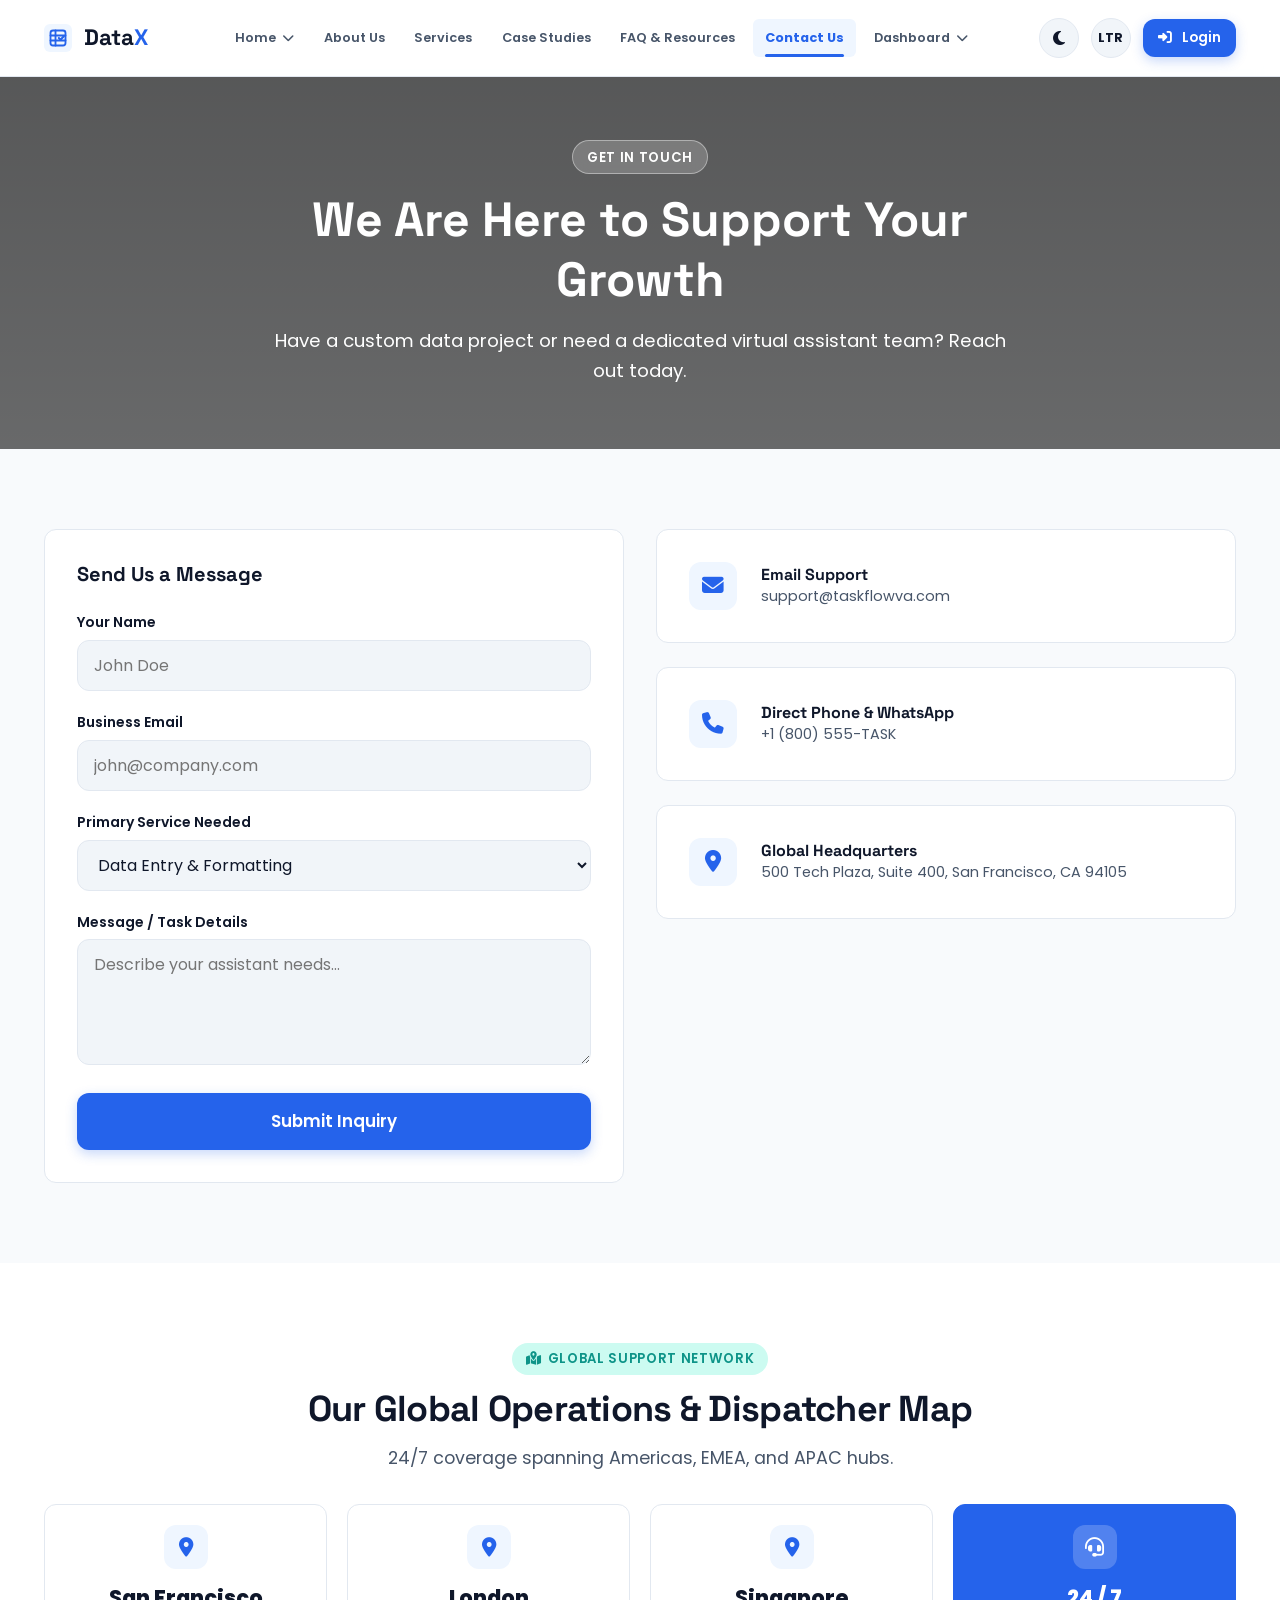
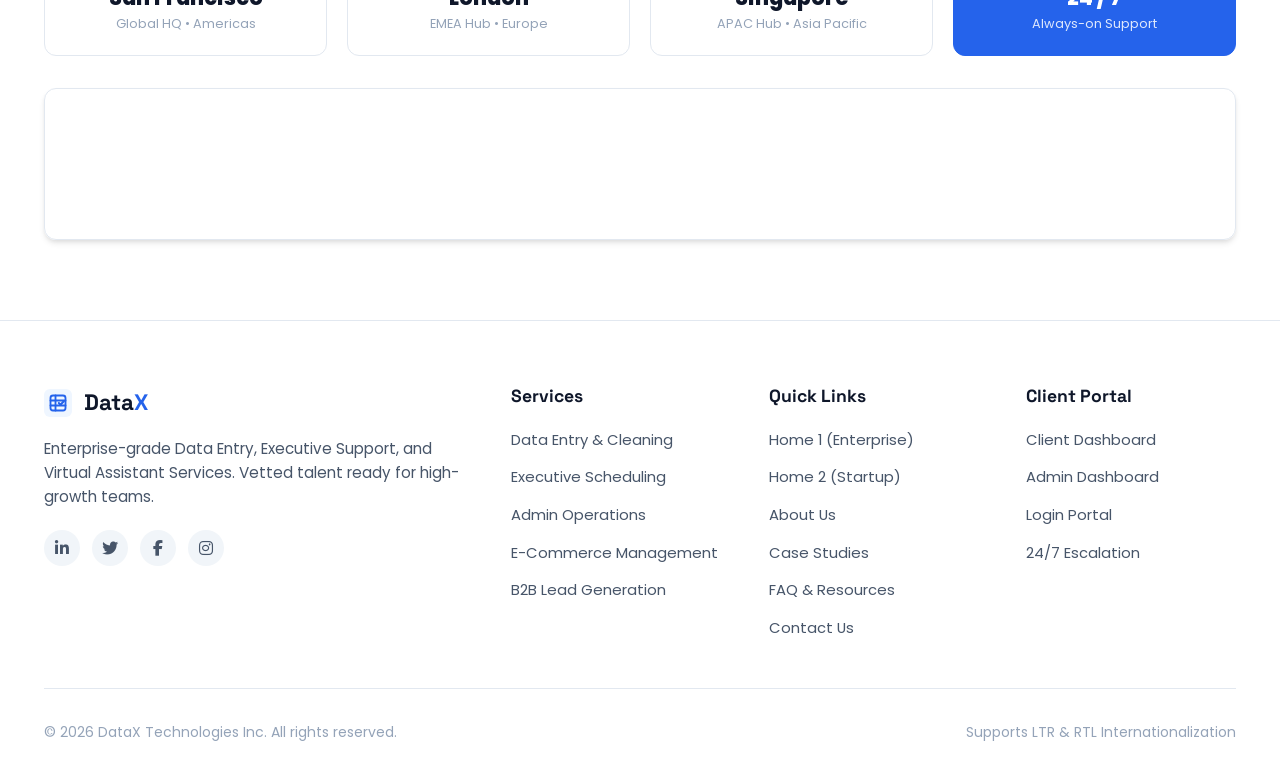
<file: contact.html>
<!DOCTYPE html>
<html lang="en" dir="ltr" data-theme="light">

<head>
  <meta charset="UTF-8">
  <meta name="viewport" content="width=device-width, initial-scale=1.0">
  <link rel="icon" type="image/svg+xml" href="data:image/svg+xml,%3Csvg xmlns='http://www.w3.org/2000/svg' viewBox='0 0 32 32'%3E%3Crect width='32' height='32' rx='7' fill='%232563eb'/%3E%3Cpath d='M7 9h18M7 16h18M7 23h18M13 5v22' stroke='white' stroke-width='2.5' stroke-linecap='round'/%3E%3C/svg%3E">
  <title>Contact Us | DataX</title>
  <link rel="stylesheet" href="https://cdnjs.cloudflare.com/ajax/libs/font-awesome/6.4.0/css/all.min.css">
  <link rel="stylesheet" href="style.css">
</head>

<body>
  <header class="app-header" id="app-header">
    <div class="container header-container">
      <a href="index.html" class="brand-logo">
        <span class="brand-logo-icon-svg">
          <svg width="22" height="22" viewBox="0 0 24 24" fill="none" stroke="currentColor" stroke-width="2.2" stroke-linecap="round" stroke-linejoin="round">
            <rect x="3" y="3" width="18" height="18" rx="3"></rect>
            <path d="M3 9h18"></path>
            <path d="M3 15h18"></path>
            <path d="M9 3v18"></path>
            <path d="M13 12l2 2 4-4" stroke-width="2.5"></path>
          </svg>
        </span>
        <span>Data<span class="logo-x">X</span></span>
      </a>
      <nav>
        <ul class="nav-menu" id="nav-menu">
          <li class="nav-item dropdown">
            <a href="javascript:void(0)" class="nav-link"><span>Home</span><i class="fa-solid fa-chevron-down" style="font-size: 0.75rem;"></i></a>
            <div class="dropdown-menu">
              <a href="index.html" class="dropdown-item">Home 1</a>
              <a href="home2.html" class="dropdown-item">Home 2</a>
            </div>
          </li>
          <li class="nav-item"><a href="about.html" class="nav-link">About Us</a></li>
          <li class="nav-item"><a href="services.html" class="nav-link">Services</a></li>
          <li class="nav-item"><a href="case-studies.html" class="nav-link">Case Studies</a></li>
          <li class="nav-item"><a href="faq.html" class="nav-link">FAQ & Resources</a></li>
          <li class="nav-item"><a href="contact.html" class="nav-link active">Contact Us</a></li>
          <li class="nav-item dropdown">
            <a href="javascript:void(0)" class="nav-link"><span>Dashboard</span><i class="fa-solid fa-chevron-down" style="font-size: 0.75rem;"></i></a>
            <div class="dropdown-menu">
              <a href="user-dashboard.html" class="dropdown-item">User Dashboard</a>
              <a href="admin-dashboard.html" class="dropdown-item">Admin Dashboard</a>
            </div>
          </li>
          <li class="nav-item mobile-only-controls" style="margin-top: 1rem; border-top: 1px solid var(--card-border); padding-top: 1.5rem;">
            <div class="mobile-controls-row">
              <button class="mobile-ctrl-btn" title="Toggle Light/Dark Theme" onclick="toggleTheme()">
                <i class="fa-solid fa-moon theme-icon-elem"></i>
                <span>Theme</span>
              </button>
              <button class="mobile-ctrl-btn" title="Toggle LTR/RTL Layout" onclick="toggleRTL()">
                <span class="rtl-text-elem" style="font-weight: 700;">LTR</span>
                <span>Layout</span>
              </button>
            </div>
            <a href="login.html" class="btn btn-primary" style="width: 100%; justify-content: center; margin-top: 1rem; padding: 0.75rem;">
              <i class="fa-solid fa-right-to-bracket"></i>
              <span>Login</span>
            </a>
          </li>
        </ul>
      </nav>
      <div class="header-actions">
        <button class="control-btn desktop-only-control" onclick="toggleTheme()"><i class="fa-solid fa-moon theme-icon-elem"></i></button>
        <button class="control-btn desktop-only-control" onclick="toggleRTL()"><span class="rtl-text-elem" style="font-weight: 700; font-size: 0.8rem;">LTR</span></button>
        <a href="login.html" class="btn btn-primary btn-sm desktop-only-control"><i class="fa-solid fa-right-to-bracket"></i><span>Login</span></a>
        <button class="control-btn mobile-toggle" onclick="toggleMobileMenu()"><i class="fa-solid fa-bars"></i></button>
      </div>
    </div>
  </header>

  <main id="app-content">
    <div id="view-contact" class="page-view active">
      <section class="hero-section hero-section-bg hero-bg-contact">
        <div class="container hero-content-center">
          <span class="badge">Get in Touch</span>
          <h1 style="font-size: 3rem; margin: 1rem 0;">We Are Here to Support Your Growth</h1>
          <p style="font-size: 1.15rem;">Have a custom data project or need a dedicated virtual assistant team? Reach out today.</p>
        </div>
      </section>

      <section class="section-padding">
        <div class="container">
          <div class="grid-2 gap-4">
            <div class="feature-card">
              <h3 style="margin-bottom: 1.5rem;">Send Us a Message</h3>
              <form id="contact-form" onsubmit="handleContactSubmit(event)">
                <div class="form-group">
                  <label>Your Name</label>
                  <input type="text" class="form-control" required placeholder="John Doe">
                </div>
                <div class="form-group">
                  <label>Business Email</label>
                  <input type="email" class="form-control" required placeholder="john@company.com">
                </div>
                <div class="form-group">
                  <label>Primary Service Needed</label>
                  <select class="form-control">
                    <option>Data Entry & Formatting</option>
                    <option>Executive Assistant & Scheduling</option>
                    <option>E-Commerce Inventory</option>
                    <option>B2B Lead Mining</option>
                  </select>
                </div>
                <div class="form-group">
                  <label>Message / Task Details</label>
                  <textarea class="form-control" rows="4" required placeholder="Describe your assistant needs..."></textarea>
                </div>
                <button type="submit" class="btn btn-primary btn-lg" style="width: 100%;">Submit Inquiry</button>
              </form>
            </div>

            <div class="flex flex-col gap-3">
              <div class="feature-card">
                <div class="flex items-center gap-3">
                  <div class="stat-icon"><i class="fa-solid fa-envelope"></i></div>
                  <div>
                    <h4>Email Support</h4>
                    <p style="color: var(--text-secondary); font-size: 0.9rem;">support@taskflowva.com</p>
                  </div>
                </div>
              </div>
              <div class="feature-card">
                <div class="flex items-center gap-3">
                  <div class="stat-icon"><i class="fa-solid fa-phone"></i></div>
                  <div>
                    <h4>Direct Phone & WhatsApp</h4>
                    <p style="color: var(--text-secondary); font-size: 0.9rem;">+1 (800) 555-TASK</p>
                  </div>
                </div>
              </div>
              <div class="feature-card">
                <div class="flex items-center gap-3">
                  <div class="stat-icon"><i class="fa-solid fa-location-dot"></i></div>
                  <div>
                    <h4>Global Headquarters</h4>
                    <p style="color: var(--text-secondary); font-size: 0.9rem;">500 Tech Plaza, Suite 400, San Francisco, CA 94105</p>
                  </div>
                </div>
              </div>
            </div>
          </div>
        </div>
      </section>

      <section class="section-padding" style="background: var(--bg-secondary);">
        <div class="container">
          <!-- Global support info cards -->
          <div class="section-header text-center" style="margin-bottom: 2rem;">
            <span class="badge badge-accent"><i class="fa-solid fa-map-location-dot"></i> Global Support Network</span>
            <h2>Our Global Operations & Dispatcher Map</h2>
            <p style="color: var(--text-secondary);">24/7 coverage spanning Americas, EMEA, and APAC hubs.</p>
          </div>

          <!-- Office location stats strip -->
          <div style="display: grid; grid-template-columns: repeat(4, 1fr); gap: 1.25rem; margin-bottom: 2rem;">
            <div class="feature-card text-center" style="padding: 1.25rem;">
              <div style="width: 44px; height: 44px; background: var(--primary-light); color: var(--primary); border-radius: var(--radius-md); display: flex; align-items: center; justify-content: center; font-size: 1.2rem; margin: 0 auto 0.75rem auto;"><i class="fa-solid fa-location-dot"></i></div>
              <div style="font-size: 1.3rem; font-weight: 800; color: var(--text-primary);">San Francisco</div>
              <div style="font-size: 0.8rem; color: var(--text-muted);">Global HQ &bull; Americas</div>
            </div>
            <div class="feature-card text-center" style="padding: 1.25rem;">
              <div style="width: 44px; height: 44px; background: var(--primary-light); color: var(--primary); border-radius: var(--radius-md); display: flex; align-items: center; justify-content: center; font-size: 1.2rem; margin: 0 auto 0.75rem auto;"><i class="fa-solid fa-location-dot"></i></div>
              <div style="font-size: 1.3rem; font-weight: 800; color: var(--text-primary);">London</div>
              <div style="font-size: 0.8rem; color: var(--text-muted);">EMEA Hub &bull; Europe</div>
            </div>
            <div class="feature-card text-center" style="padding: 1.25rem;">
              <div style="width: 44px; height: 44px; background: var(--primary-light); color: var(--primary); border-radius: var(--radius-md); display: flex; align-items: center; justify-content: center; font-size: 1.2rem; margin: 0 auto 0.75rem auto;"><i class="fa-solid fa-location-dot"></i></div>
              <div style="font-size: 1.3rem; font-weight: 800; color: var(--text-primary);">Singapore</div>
              <div style="font-size: 0.8rem; color: var(--text-muted);">APAC Hub &bull; Asia Pacific</div>
            </div>
            <div class="feature-card text-center" style="padding: 1.25rem; background: var(--primary); border-color: var(--primary);">
              <div style="width: 44px; height: 44px; background: rgba(255,255,255,0.2); color: #fff; border-radius: var(--radius-md); display: flex; align-items: center; justify-content: center; font-size: 1.2rem; margin: 0 auto 0.75rem auto;"><i class="fa-solid fa-headset"></i></div>
              <div style="font-size: 1.3rem; font-weight: 800; color: #fff;">24 / 7</div>
              <div style="font-size: 0.8rem; color: rgba(255,255,255,0.85);">Always-on Support</div>
            </div>
          </div>

          <!-- Google Maps embed — San Francisco HQ -->
          <div style="border-radius: var(--radius-md); overflow: hidden; box-shadow: var(--shadow-md); border: 1px solid var(--card-border);">
            <iframe
              src="https://www.google.com/maps/embed?pb=!1m18!1m12!1m3!1d3153.0863085889396!2d-122.39954548468204!3d37.78874997975752!2m3!1f0!2f0!3f0!3m2!1i1024!2i768!4f13.1!3m3!1m2!1s0x80858081e37a8d3f%3A0x5f7f5b6b5b5b5b5b!2s500%20Tech%20Plaza%2C%20San%20Francisco%2C%20CA%2094105!5e0!3m2!1sen!2sus!4v1700000000000!5m2!1sen!2sus"
              width="100%"
              height="420"
              style="border: 0; display: block;"
              allowfullscreen=""
              loading="lazy"
              referrerpolicy="no-referrer-when-downgrade"
              title="DataX Global Headquarters — San Francisco, CA">
            </iframe>
          </div>
        </div>
      </section>
    </div>
  </main>

  <!-- COMMON FOOTER -->
  <footer class="app-footer">
    <div class="container">
      <div class="footer-grid">
        <div class="footer-col">
          <a href="index.html" class="brand-logo" style="margin-bottom: 1rem; display: inline-flex;">
            <span class="brand-logo-icon-svg">
              <svg width="22" height="22" viewBox="0 0 24 24" fill="none" stroke="currentColor" stroke-width="2.2" stroke-linecap="round" stroke-linejoin="round">
                <rect x="3" y="3" width="18" height="18" rx="3"></rect>
                <path d="M3 9h18"></path>
                <path d="M3 15h18"></path>
                <path d="M9 3v18"></path>
                <path d="M13 12l2 2 4-4" stroke-width="2.5"></path>
              </svg>
            </span>
            <span>Data<span class="logo-x">X</span></span>
          </a>
          <p>Enterprise-grade Data Entry, Executive Support, and Virtual Assistant Services. Vetted talent ready for high-growth teams.</p>
          <div class="social-links">
            <a href="javascript:void(0)" class="social-icon"><i class="fa-brands fa-linkedin-in"></i></a>
            <a href="javascript:void(0)" class="social-icon"><i class="fa-brands fa-twitter"></i></a>
            <a href="javascript:void(0)" class="social-icon"><i class="fa-brands fa-facebook-f"></i></a>
            <a href="javascript:void(0)" class="social-icon"><i class="fa-brands fa-instagram"></i></a>
          </div>
        </div>

        <div class="footer-col">
          <h4>Services</h4>
          <ul class="footer-links">
            <li><a href="services.html">Data Entry & Cleaning</a></li>
            <li><a href="services.html">Executive Scheduling</a></li>
            <li><a href="services.html">Admin Operations</a></li>
            <li><a href="services.html">E-Commerce Management</a></li>
            <li><a href="services.html">B2B Lead Generation</a></li>
          </ul>
        </div>

        <div class="footer-col">
          <h4>Quick Links</h4>
          <ul class="footer-links">
            <li><a href="index.html">Home 1 (Enterprise)</a></li>
            <li><a href="home2.html">Home 2 (Startup)</a></li>
            <li><a href="about.html">About Us</a></li>
            <li><a href="case-studies.html">Case Studies</a></li>
            <li><a href="faq.html">FAQ & Resources</a></li>
            <li><a href="contact.html">Contact Us</a></li>
          </ul>
        </div>

        <div class="footer-col">
          <h4>Client Portal</h4>
          <ul class="footer-links">
            <li><a href="user-dashboard.html">Client Dashboard</a></li>
            <li><a href="admin-dashboard.html">Admin Dashboard</a></li>
            <li><a href="login.html">Login Portal</a></li>
            <li><a href="contact.html">24/7 Escalation</a></li>
          </ul>
        </div>
      </div>

      <div class="footer-bottom">
        <p>&copy; 2026 DataX Technologies Inc. All rights reserved.</p>
        <p>Supports LTR & RTL Internationalization</p>
      </div>
    </div>
  </footer>

  <script src="data.js"></script>
  <script src="app.js"></script>
</body>
</html>
</file>
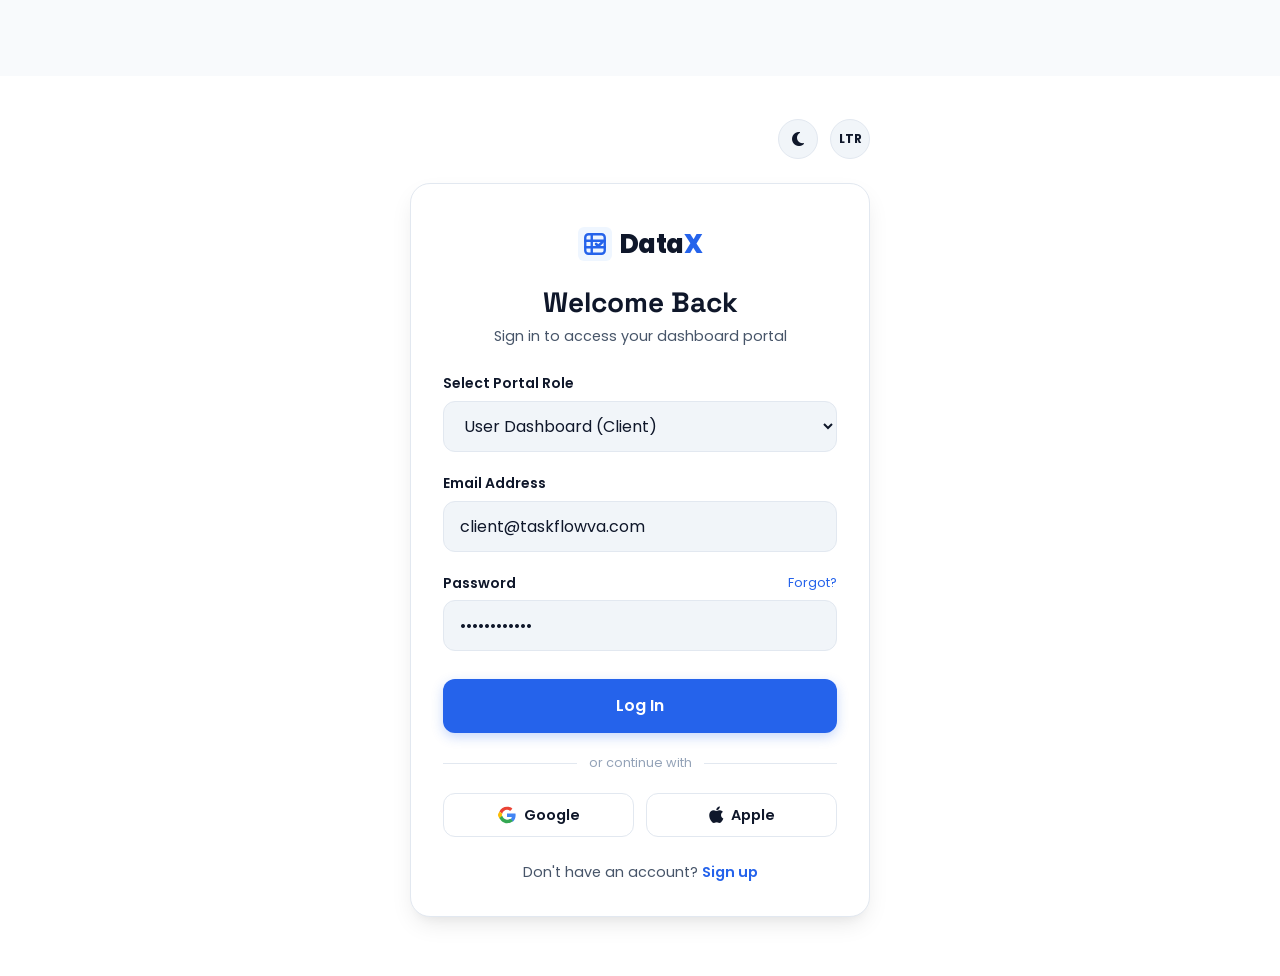
<file: login.html>
<!DOCTYPE html>
<html lang="en" dir="ltr" data-theme="light">

<head>
  <meta charset="UTF-8">
  <meta name="viewport" content="width=device-width, initial-scale=1.0">
  <link rel="icon" type="image/svg+xml" href="data:image/svg+xml,%3Csvg xmlns='http://www.w3.org/2000/svg' viewBox='0 0 32 32'%3E%3Crect width='32' height='32' rx='7' fill='%232563eb'/%3E%3Cpath d='M7 9h18M7 16h18M7 23h18M13 5v22' stroke='white' stroke-width='2.5' stroke-linecap='round'/%3E%3C/svg%3E">
  <title>Login | DataX</title>
  <link rel="stylesheet" href="https://cdnjs.cloudflare.com/ajax/libs/font-awesome/6.4.0/css/all.min.css">
  <link rel="stylesheet" href="style.css">
</head>

<body>
  <div id="view-login" class="page-view active">
    <section class="auth-page-section">
      <div class="auth-page-topbar">
        <div class="auth-page-corner-toggles">
          <button class="control-btn" onclick="toggleTheme()" title="Toggle Theme"><i class="fa-solid fa-moon theme-icon-elem"></i></button>
          <button class="control-btn" onclick="toggleRTL()" title="Toggle LTR/RTL"><span class="rtl-text-elem" style="font-weight: 700; font-size: 0.75rem;">LTR</span></button>
        </div>
      </div>

      <div class="auth-page-card">
        <div class="auth-header text-center">
          <a href="index.html" class="auth-brand-logo" style="cursor: pointer; text-decoration: none; display: inline-flex; align-items: center; gap: 0.5rem;">
            <span class="brand-logo-icon-svg" style="width: 34px; height: 34px;">
              <svg width="26" height="26" viewBox="0 0 24 24" fill="none" stroke="currentColor" stroke-width="2.2" stroke-linecap="round" stroke-linejoin="round">
                <rect x="3" y="3" width="18" height="18" rx="3"></rect>
                <path d="M3 9h18"></path>
                <path d="M3 15h18"></path>
                <path d="M9 3v18"></path>
                <path d="M13 12l2 2 4-4" stroke-width="2.5"></path>
              </svg>
            </span>
            <span style="font-weight: 800; font-size: 1.6rem; letter-spacing: -0.5px; color: var(--text-primary);">Data<span class="logo-x">X</span></span>
          </a>
        </div>

        <div class="text-center" style="margin-bottom: 1.5rem;">
          <h2 style="font-size: 1.75rem; margin-bottom: 0.35rem;">Welcome Back</h2>
          <p style="color: var(--text-secondary); font-size: 0.9rem;">Sign in to access your dashboard portal</p>
        </div>

        <form onsubmit="handleModalLogin(event)">
          <div class="form-group">
            <label>Select Portal Role</label>
            <select class="form-control" id="page-role-select">
              <option value="user">User Dashboard (Client)</option>
              <option value="admin">Admin Dashboard</option>
            </select>
          </div>
          <div class="form-group">
            <label>Email Address</label>
            <input type="email" class="form-control" placeholder="name@company.com" value="client@taskflowva.com" required>
          </div>
          <div class="form-group">
            <div class="flex justify-between items-center" style="margin-bottom: 0.35rem;">
              <label style="margin-bottom: 0;">Password</label>
              <a href="javascript:void(0)" style="font-size: 0.8rem; color: var(--primary);">Forgot?</a>
            </div>
            <input type="password" class="form-control" placeholder="Enter your password" value="••••••••••••" required>
          </div>
          <button type="submit" class="btn btn-primary" style="width: 100%; padding: 0.85rem; font-weight: 600; font-size: 1rem; margin-top: 0.5rem;">Log In</button>
        </form>

        <div class="auth-divider"><span>or continue with</span></div>

        <div class="social-login-grid">
          <button class="social-btn" onclick="handleSocialAuth('Google')">
            <svg width="18" height="18" viewBox="0 0 24 24"><path fill="#EA4335" d="M12 5c1.6 0 3 .6 4.1 1.6l3.1-3.1C17.3 1.7 14.8 1 12 1 7.5 1 3.7 3.6 1.9 7.3l3.7 2.9C6.5 7.3 9 5 12 5z"/><path fill="#4285F4" d="M23.5 12.3c0-.8-.1-1.6-.2-2.3H12v4.5h6.5c-.3 1.5-1.1 2.8-2.4 3.7l3.7 2.9c2.2-2 3.7-5 3.7-8.8z"/><path fill="#FBBC05" d="M5.6 14.8c-.2-.7-.4-1.5-.4-2.3s.2-1.6.4-2.3L1.9 7.3C.7 9.7 0 10.8 0 12s.7 2.3 1.9 4.7l3.7-2.9z"/><path fill="#34A853" d="M12 23c3.2 0 6-1.1 8-3l-3.7-2.9c-1.1.7-2.5 1.2-4.3 1.2-3 0-5.5-2.3-6.4-5.2L1.9 16C3.7 19.7 7.5 23 12 23z"/></svg>
            <span>Google</span>
          </button>
          <button class="social-btn" onclick="handleSocialAuth('Apple')">
            <i class="fa-brands fa-apple" style="font-size: 1.2rem; color: var(--text-main);"></i>
            <span>Apple</span>
          </button>
        </div>

        <div class="auth-footer-note text-center">
          <p style="font-size: 0.9rem; color: var(--text-secondary); margin-top: 1.5rem;">
            Don't have an account? <a href="register.html" style="color: var(--primary); font-weight: 600;">Sign up</a>
          </p>
        </div>
      </div>
    </section>
  </div>

  <script src="data.js"></script>
  <script src="app.js"></script>
</body>
</html>
</file>
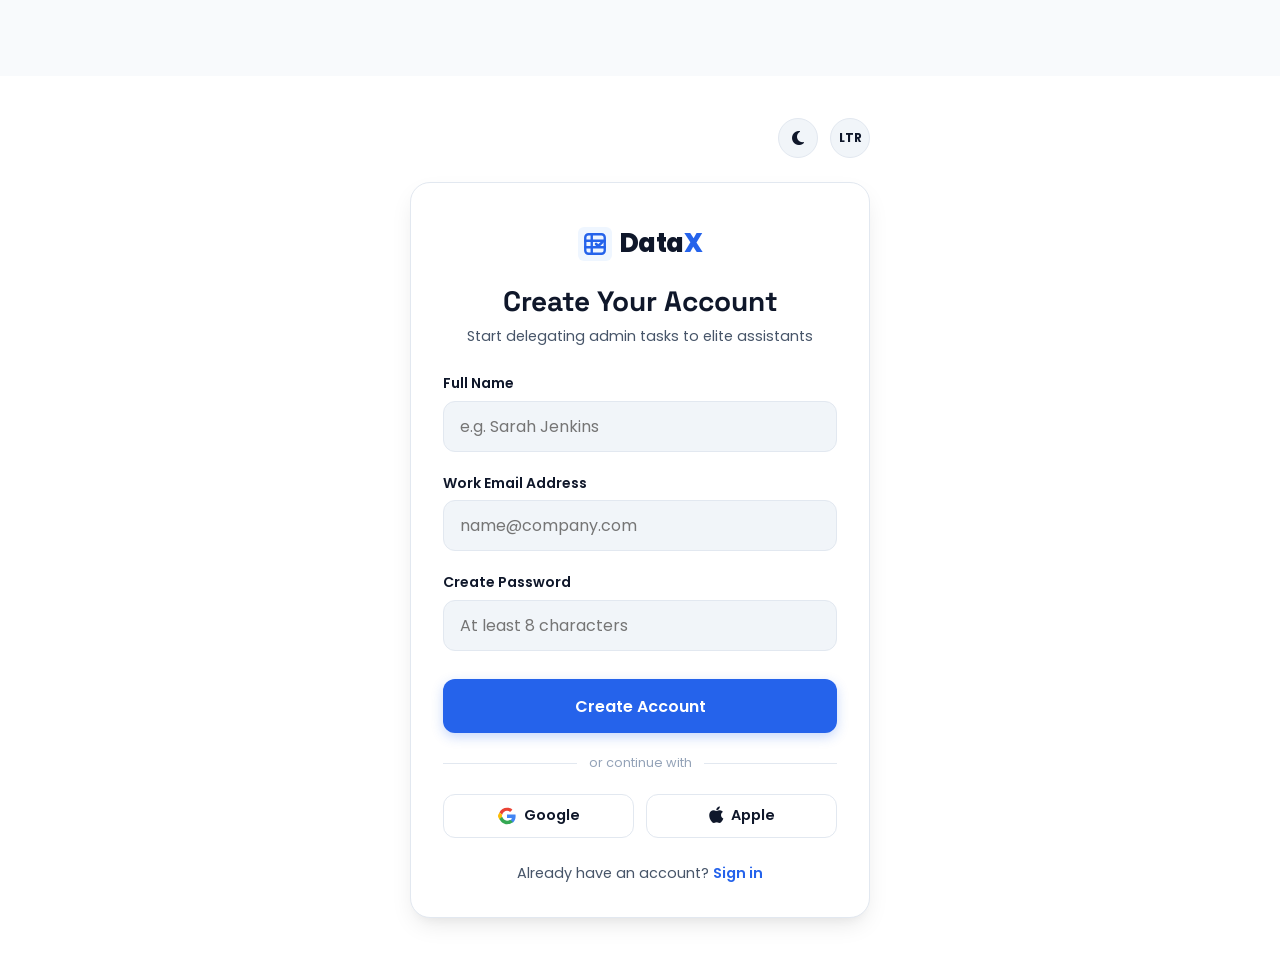
<file: register.html>
<!DOCTYPE html>
<html lang="en" dir="ltr" data-theme="light">

<head>
  <meta charset="UTF-8">
  <meta name="viewport" content="width=device-width, initial-scale=1.0">
  <link rel="icon" type="image/svg+xml" href="data:image/svg+xml,%3Csvg xmlns='http://www.w3.org/2000/svg' viewBox='0 0 32 32'%3E%3Crect width='32' height='32' rx='7' fill='%232563eb'/%3E%3Cpath d='M7 9h18M7 16h18M7 23h18M13 5v22' stroke='white' stroke-width='2.5' stroke-linecap='round'/%3E%3C/svg%3E">
  <title>Register | DataX</title>
  <link rel="stylesheet" href="https://cdnjs.cloudflare.com/ajax/libs/font-awesome/6.4.0/css/all.min.css">
  <link rel="stylesheet" href="style.css">
</head>

<body>
  <div id="view-register" class="page-view active">
    <section class="auth-page-section">
      <div class="auth-page-topbar">
        <div class="auth-page-corner-toggles">
          <button class="control-btn" onclick="toggleTheme()" title="Toggle Theme"><i class="fa-solid fa-moon theme-icon-elem"></i></button>
          <button class="control-btn" onclick="toggleRTL()" title="Toggle LTR/RTL"><span class="rtl-text-elem" style="font-weight: 700; font-size: 0.75rem;">LTR</span></button>
        </div>
      </div>

      <div class="auth-page-card">
        <div class="auth-header text-center">
          <a href="index.html" class="auth-brand-logo" style="cursor: pointer; text-decoration: none; display: inline-flex; align-items: center; gap: 0.5rem;">
            <span class="brand-logo-icon-svg" style="width: 34px; height: 34px;">
              <svg width="26" height="26" viewBox="0 0 24 24" fill="none" stroke="currentColor" stroke-width="2.2" stroke-linecap="round" stroke-linejoin="round">
                <rect x="3" y="3" width="18" height="18" rx="3"></rect>
                <path d="M3 9h18"></path>
                <path d="M3 15h18"></path>
                <path d="M9 3v18"></path>
                <path d="M13 12l2 2 4-4" stroke-width="2.5"></path>
              </svg>
            </span>
            <span style="font-weight: 800; font-size: 1.6rem; letter-spacing: -0.5px; color: var(--text-primary);">Data<span class="logo-x">X</span></span>
          </a>
        </div>

        <div class="text-center" style="margin-bottom: 1.5rem;">
          <h2 style="font-size: 1.75rem; margin-bottom: 0.35rem;">Create Your Account</h2>
          <p style="color: var(--text-secondary); font-size: 0.9rem;">Start delegating admin tasks to elite assistants</p>
        </div>

        <form onsubmit="handleModalRegister(event)">
          <div class="form-group">
            <label>Full Name</label>
            <input type="text" class="form-control" placeholder="e.g. Sarah Jenkins" required>
          </div>
          <div class="form-group">
            <label>Work Email Address</label>
            <input type="email" class="form-control" placeholder="name@company.com" required>
          </div>
          <div class="form-group">
            <label>Create Password</label>
            <input type="password" class="form-control" placeholder="At least 8 characters" required>
          </div>
          <button type="submit" class="btn btn-primary" style="width: 100%; padding: 0.85rem; font-weight: 600; font-size: 1rem; margin-top: 0.5rem;">Create Account</button>
        </form>

        <div class="auth-divider"><span>or continue with</span></div>

        <div class="social-login-grid">
          <button class="social-btn" onclick="handleSocialAuth('Google')">
            <svg width="18" height="18" viewBox="0 0 24 24"><path fill="#EA4335" d="M12 5c1.6 0 3 .6 4.1 1.6l3.1-3.1C17.3 1.7 14.8 1 12 1 7.5 1 3.7 3.6 1.9 7.3l3.7 2.9C6.5 7.3 9 5 12 5z"/><path fill="#4285F4" d="M23.5 12.3c0-.8-.1-1.6-.2-2.3H12v4.5h6.5c-.3 1.5-1.1 2.8-2.4 3.7l3.7 2.9c2.2-2 3.7-5 3.7-8.8z"/><path fill="#FBBC05" d="M5.6 14.8c-.2-.7-.4-1.5-.4-2.3s.2-1.6.4-2.3L1.9 7.3C.7 9.7 0 10.8 0 12s.7 2.3 1.9 4.7l3.7-2.9z"/><path fill="#34A853" d="M12 23c3.2 0 6-1.1 8-3l-3.7-2.9c-1.1.7-2.5 1.2-4.3 1.2-3 0-5.5-2.3-6.4-5.2L1.9 16C3.7 19.7 7.5 23 12 23z"/></svg>
            <span>Google</span>
          </button>
          <button class="social-btn" onclick="handleSocialAuth('Apple')">
            <i class="fa-brands fa-apple" style="font-size: 1.2rem; color: var(--text-main);"></i>
            <span>Apple</span>
          </button>
        </div>

        <div class="auth-footer-note text-center">
          <p style="font-size: 0.9rem; color: var(--text-secondary); margin-top: 1.5rem;">
            Already have an account? <a href="login.html" style="color: var(--primary); font-weight: 600;">Sign in</a>
          </p>
        </div>
      </div>
    </section>
  </div>

  <script src="data.js"></script>
  <script src="app.js"></script>
</body>
</html>
</file>
<file: style.css>
/* ==========================================================================
   Data Entry & Virtual Assistant Service - Design System & Modern CSS
   ========================================================================== */

@import url('https://fonts.googleapis.com/css2?family=Poppins:ital,wght@0,300;0,400;0,500;0,600;0,700;0,800;1,400&family=Space+Grotesk:wght@400;500;600;700&family=Outfit:wght@400;500;600;700;800&display=swap');

:root {
  /* Color Palette - Light Mode */
  --bg-primary: #f8fafc;
  --bg-secondary: #ffffff;
  --bg-tertiary: #f1f5f9;
  --card-bg: #ffffff;
  --card-border: #e2e8f0;

  --text-primary: #0f172a;
  --text-secondary: #475569;
  --text-muted: #94a3b8;

  --primary: #2563eb;
  --primary-hover: #1d4ed8;
  --primary-light: #eff6ff;
  --accent: #0d9488;
  --accent-light: #ccfbf1;
  --success: #10b981;
  --warning: #f59e0b;
  --danger: #ef4444;

  --header-bg: rgba(255, 255, 255, 0.92);
  --sidebar-bg: #ffffff;
  --sidebar-border: #e2e8f0;

  --shadow-sm: 0 1px 2px 0 rgba(0, 0, 0, 0.05);
  --shadow-md: 0 4px 6px -1px rgba(0, 0, 0, 0.1), 0 2px 4px -1px rgba(0, 0, 0, 0.06);
  --shadow-lg: 0 10px 25px -5px rgba(0, 0, 0, 0.1), 0 8px 10px -6px rgba(0, 0, 0, 0.04);
  --shadow-glow: 0 0 20px rgba(37, 99, 235, 0.15);

  --radius-sm: 6px;
  --radius-md: 12px;
  --radius-lg: 20px;
  --radius-full: 9999px;

  --transition: all 0.25s cubic-bezier(0.4, 0, 0.2, 1);
  --font-main: 'Poppins', -apple-system, BlinkMacSystemFont, sans-serif;
  --font-heading: 'Space Grotesk', sans-serif;
}

[data-theme="dark"] {
  /* Color Palette - Dark Mode */
  --bg-primary: #0b0f19;
  --bg-secondary: #111827;
  --bg-tertiary: #1e293b;
  --card-bg: #111827;
  --card-border: #1f2937;

  --text-primary: #f8fafc;
  --text-secondary: #cbd5e1;
  --text-muted: #64748b;

  --primary: #3b82f6;
  --primary-hover: #60a5fa;
  --primary-light: rgba(59, 130, 246, 0.15);
  --accent: #14b8a6;
  --accent-light: rgba(20, 184, 166, 0.15);
  --success: #34d399;
  --warning: #fbbf24;
  --danger: #f87171;

  --header-bg: rgba(17, 24, 39, 0.92);
  --sidebar-bg: #111827;
  --sidebar-border: #1f2937;

  --shadow-sm: 0 1px 2px 0 rgba(0, 0, 0, 0.4);
  --shadow-md: 0 4px 6px -1px rgba(0, 0, 0, 0.5);
  --shadow-lg: 0 10px 25px -5px rgba(0, 0, 0, 0.6);
  --shadow-glow: 0 0 25px rgba(59, 130, 246, 0.25);
}

/* Reset & Basic Styles */
*,
*::before,
*::after {
  box-sizing: border-box;
  margin: 0;
  padding: 0;
}

html,
body {
  max-width: 100%;
  overflow-x: hidden !important;
  position: relative;
}

body {
  font-family: var(--font-main);
  background-color: var(--bg-primary);
  color: var(--text-primary);
  line-height: 1.6;
  transition: background-color 0.3s ease, color 0.3s ease;
}

/* Global Content Containment for Mobile Zero-Scrollbar */
main,
section,
.page-view,
.container,
.hero-section,
.dashboard-main,
.app-header,
.app-footer {
  max-width: 100vw;
  box-sizing: border-box;
}

/* Typography */
h1,
h2,
h3,
h4,
h5,
h6 {
  font-family: var(--font-heading);
  font-weight: 700;
  line-height: 1.25;
  color: var(--text-primary);
}

a {
  color: var(--primary);
  text-decoration: none;
  transition: var(--transition);
}

a:hover {
  color: var(--primary-hover);
}

button,
input,
select,
textarea {
  font-family: inherit;
  font-size: inherit;
}

/* Utility Containers */
.container {
  width: 100%;
  max-width: 1240px;
  margin: 0 auto;
  padding: 0 1.5rem;
}

.section-padding {
  padding: 5rem 0;
}

.text-center {
  text-align: center;
}

.text-start {
  text-align: start;
}

.flex {
  display: flex;
}

.flex-col {
  flex-direction: column;
}

.items-center {
  align-items: center;
}

.justify-between {
  justify-content: space-between;
}

.justify-center {
  justify-content: center;
}

.gap-1 {
  gap: 0.5rem;
}

.gap-2 {
  gap: 1rem;
}

.gap-3 {
  gap: 1.5rem;
}

.gap-4 {
  gap: 2rem;
}

.badge {
  display: inline-flex;
  align-items: center;
  gap: 0.4rem;
  padding: 0.35rem 0.85rem;
  font-size: 0.825rem;
  font-weight: 600;
  border-radius: var(--radius-full);
  background: var(--primary-light);
  color: var(--primary);
  text-transform: uppercase;
  letter-spacing: 0.05em;
}

.badge-accent {
  background: var(--accent-light);
  color: var(--accent);
}

.section-header {
  max-width: 680px;
  margin: 0 auto 3.5rem auto;
}

.section-header h2 {
  font-size: 2.25rem;
  margin: 0.75rem 0;
  letter-spacing: -0.02em;
}

.section-header p {
  color: var(--text-secondary);
  font-size: 1.1rem;
}

/* Buttons */
.btn {
  display: inline-flex;
  align-items: center;
  justify-content: center;
  gap: 0.6rem;
  padding: 0.75rem 1.5rem;
  font-size: 0.95rem;
  font-weight: 600;
  border-radius: var(--radius-md);
  border: 1px solid transparent;
  cursor: pointer;
  transition: var(--transition);
  white-space: nowrap;
}

.btn-primary {
  background-color: var(--primary);
  color: #ffffff;
  box-shadow: 0 4px 12px rgba(37, 99, 235, 0.25);
}

.btn-primary:hover {
  background-color: var(--primary-hover);
  transform: translateY(-2px);
  box-shadow: 0 6px 18px rgba(37, 99, 235, 0.35);
  color: #ffffff;
}

.btn-secondary {
  background-color: var(--bg-tertiary);
  color: var(--text-primary);
  border-color: var(--card-border);
}

.btn-secondary:hover {
  background-color: var(--card-border);
  color: var(--text-primary);
}

.btn-outline {
  background: transparent;
  border-color: var(--primary);
  color: var(--primary);
}

.btn-outline:hover {
  background: var(--primary-light);
}

/* Fix: Home1 CTA gradient section - secondary & outline button hover contrast */
section[style*="linear-gradient"] .btn-secondary:hover,
section[style*="linear-gradient"] .btn-outline:hover {
  background: rgba(255, 255, 255, 0.95) !important;
  color: var(--primary) !important;
  border-color: #ffffff !important;
  box-shadow: 0 4px 16px rgba(0,0,0,0.2) !important;
}

.btn-sm {
  padding: 0.45rem 0.9rem;
  font-size: 0.85rem;
}

.btn-lg {
  padding: 0.9rem 2rem;
  font-size: 1.05rem;
}

/* Header & Header Options */
.app-header {
  position: fixed;
  top: 0;
  left: 0;
  right: 0;
  width: 100%;
  z-index: 1000;
  background-color: var(--header-bg);
  backdrop-filter: blur(12px);
  border-bottom: 1px solid var(--card-border);
  transition: var(--transition);
}

.header-container {
  display: flex;
  align-items: center;
  justify-content: space-between;
  height: 76px;
}

.brand-logo {
  display: flex;
  align-items: center;
  gap: 0.75rem;
  font-family: var(--font-heading);
  font-size: 1.4rem;
  font-weight: 800;
  color: var(--text-primary);
  white-space: nowrap;
  flex-shrink: 0;
}

.brand-logo i {
  color: var(--primary);
  font-size: 1.6rem;
  background: var(--primary-light);
  padding: 0.5rem;
  border-radius: var(--radius-md);
}

.nav-menu {
  display: flex;
  align-items: center;
  gap: 0.35rem;
  list-style: none;
  margin-right: auto;
  padding-left: 1rem;
  flex-wrap: nowrap;
}

.nav-item {
  position: relative;
  white-space: nowrap;
}

.nav-link {
  display: inline-flex;
  align-items: center;
  gap: 0.4rem;
  padding: 0.55rem 0.75rem;
  font-size: 0.8rem;
  font-weight: 600;
  color: var(--text-secondary);
  border-radius: var(--radius-sm);
  cursor: pointer;
  white-space: nowrap;
  position: relative;
  transition: var(--transition);
}

.nav-link::after {
  content: '';
  position: absolute;
  bottom: 0;
  left: 0.75rem;
  right: 0.75rem;
  height: 3px;
  background-color: var(--primary);
  border-radius: 2px;
  transform: scaleX(0);
  transition: transform 0.25s ease;
}

.nav-link:hover {
  color: var(--primary);
  background-color: var(--primary-light);
}

.nav-link:hover::after {
  transform: scaleX(1);
}

.nav-link.active {
  color: var(--primary);
  background-color: var(--primary-light);
  font-weight: 700;
}

.nav-link.active::after {
  transform: scaleX(1);
}

/* Dropdown Menu */
.dropdown-menu {
  position: absolute;
  top: 100%;
  inset-inline-start: 0;
  min-width: 200px;
  background-color: var(--card-bg);
  border: 1px solid var(--card-border);
  border-radius: var(--radius-md);
  box-shadow: var(--shadow-lg);
  padding: 0.5rem;
  display: none;
  flex-direction: column;
  gap: 0.25rem;
  z-index: 1050;
  animation: fadeIn 0.2s ease;
}

.nav-item.dropdown:hover .dropdown-menu,
.nav-item.dropdown:focus-within .dropdown-menu {
  display: flex;
}

.dropdown-item {
  display: flex;
  align-items: center;
  gap: 0.6rem;
  padding: 0.65rem 0.9rem;
  font-size: 0.9rem;
  font-weight: 500;
  color: var(--text-secondary);
  border-radius: var(--radius-sm);
  transition: var(--transition);
}

.dropdown-item:hover,
.dropdown-item.active {
  background-color: var(--primary-light);
  color: var(--primary);
  font-weight: 600;
}

/* Header Controls Right */
.header-actions {
  display: flex;
  align-items: center;
  gap: 0.75rem;
}

.control-btn {
  background: var(--bg-tertiary);
  border: 1px solid var(--card-border);
  color: var(--text-primary);
  width: 40px;
  height: 40px;
  border-radius: var(--radius-full);
  display: flex;
  align-items: center;
  justify-content: center;
  cursor: pointer;
  transition: var(--transition);
  font-size: 1rem;
}

.control-btn:hover {
  background: var(--primary-light);
  color: var(--primary);
  border-color: var(--primary);
}

.mobile-toggle {
  display: none;
}

/* Common Footer */
.app-footer {
  background-color: var(--bg-secondary);
  border-top: 1px solid var(--card-border);
  padding: 4rem 0 2rem 0;
}

.footer-grid {
  display: grid;
  grid-template-columns: 2fr repeat(3, 1fr);
  gap: 3rem;
  margin-bottom: 3rem;
}

.footer-col h4 {
  font-size: 1.1rem;
  margin-bottom: 1.25rem;
}

.footer-col p {
  color: var(--text-secondary);
  margin-bottom: 1.25rem;
  font-size: 0.95rem;
}

.footer-links {
  list-style: none;
  display: flex;
  flex-direction: column;
  gap: 0.75rem;
}

.footer-links a {
  color: var(--text-secondary);
  font-size: 0.925rem;
}

.footer-links a:hover {
  color: var(--primary);
  padding-inline-start: 4px;
}

.social-links {
  display: flex;
  gap: 0.75rem;
}

.social-icon {
  width: 36px;
  height: 36px;
  border-radius: var(--radius-full);
  background: var(--bg-tertiary);
  color: var(--text-secondary);
  display: flex;
  align-items: center;
  justify-content: center;
  transition: var(--transition);
}

.social-icon:hover {
  background: var(--primary);
  color: #ffffff;
}

.footer-bottom {
  border-top: 1px solid var(--card-border);
  padding-top: 2rem;
  display: flex;
  align-items: center;
  justify-content: space-between;
  color: var(--text-muted);
  font-size: 0.875rem;
}

/* Page Views Container */
.page-view {
  display: none;
}

.page-view.active {
  display: block;
  animation: fadeIn 0.3s ease;
}

@keyframes fadeIn {
  from {
    opacity: 0;
    transform: translateY(6px);
  }

  to {
    opacity: 1;
    transform: translateY(0);
  }
}

/* Cards & Grid Systems */
.grid-2 {
  display: grid;
  grid-template-columns: repeat(2, 1fr);
  gap: 2rem;
}

.grid-3 {
  display: grid;
  grid-template-columns: repeat(3, 1fr);
  gap: 2rem;
}

.grid-4 {
  display: grid;
  grid-template-columns: repeat(4, 1fr);
  gap: 1.5rem;
}

.feature-card {
  background: var(--card-bg);
  border: 1px solid var(--card-border);
  border-radius: var(--radius-md);
  padding: 2rem;
  transition: var(--transition);
  position: relative;
  overflow: hidden;
  /* Fix: Services CTA alignment - cards use flex column layout */
  display: flex;
  flex-direction: column;
}

/* Fix: Services CTA buttons - push them to the bottom, wrap text, full width */
#services-main-catalog .feature-card .btn {
  margin-top: auto;
  align-self: stretch;
  width: 100%;
  white-space: normal;
  word-break: break-word;
  text-align: center;
  line-height: 1.4;
  padding: 0.6rem 0.75rem;
  height: auto;
  min-height: 2.5rem;
}

.feature-card:hover {
  transform: translateY(-4px);
  box-shadow: var(--shadow-lg);
  border-color: var(--primary);
}

.feature-icon {
  width: 54px;
  height: 54px;
  border-radius: var(--radius-md);
  background: var(--primary-light);
  color: var(--primary);
  display: flex;
  align-items: center;
  justify-content: center;
  font-size: 1.5rem;
  margin-bottom: 1.25rem;
}

.feature-card h3 {
  font-size: 1.25rem;
  margin-bottom: 0.75rem;
}

.feature-card p {
  color: var(--text-secondary);
  font-size: 0.95rem;
}

body {
  padding-top: 76px;
}

/* Hero Sections */
.hero-section {
  padding: 4rem 0 4rem 0;
  position: relative;
}

/* Hero Sections & Custom Background Images */
.hero-section-bg {
  background-size: cover;
  background-position: center;
  background-repeat: no-repeat;
  position: relative;
  overflow: hidden;
}

.hero-section-bg::before {
  content: '';
  position: absolute;
  inset: 0;
  background: linear-gradient(180deg, rgba(0, 0, 0, 0.65) 0%, rgba(0, 0, 0, 0.58) 100%);
  z-index: 0;
}

.hero-section-bg .container {
  position: relative;
  z-index: 1;
}

/* Page Specific Hero Backgrounds */
.hero-bg-home1 {
  background-image: url('https://wallpaperaccess.com/full/6109500.jpg');
}

.hero-bg-home2 {
  background-image: url('https://wallpaperaccess.com/full/4983853.jpg');
}

.hero-bg-about {
  background-image: url('https://images.pexels.com/photos/10410241/pexels-photo-10410241.jpeg');
}

.hero-bg-services {
  background-image: url('https://media.licdn.com/dms/image/v2/D4E12AQG31EPXqrKB3Q/article-cover_image-shrink_600_2000/B4EZ8hnR.CIcAM-/0/1782975373429?e=2147483647&v=beta&t=ZMLA1O1Ik9d9aGqx2IPIxe_sf70NKt3csMIx1Jnbl_s');
}

.hero-bg-pricing {
  background-image: url('https://images.unsplash.com/photo-1554224155-8d04cb21cd6c?auto=format&fit=crop&w=1600&q=80');
}

.hero-bg-how-it-works {
  background-image: url('https://images.unsplash.com/photo-1531403009284-440f080d1e12?auto=format&fit=crop&w=1600&q=80');
}

.hero-bg-case-studies {
  background-image: url('https://encrypted-tbn0.gstatic.com/images?q=tbn:ANd9GcSbltpoqi2le7OzE8TVq7BAXncCCxEjyM0UVkMoRclLuEJZHWWDWh7SXKc&s=10');
}

.hero-bg-faq {
  background-image: url('https://c1.wallpaperflare.com/preview/584/76/914/faq-questions-often-help.jpg');
}

.hero-bg-contact {
  background-image: url('https://t4.ftcdn.net/jpg/05/24/03/99/360_F_524039911_SJfffOLKTk1HZvTPyF9vv1FN6oCipyVi.jpg');
}

/* Force All Hero Content Centered and Pure White Text */
.hero-content-center {
  text-align: center;
  max-width: 800px;
  margin: 0 auto;
}

.hero-section-bg,
.hero-section-bg h1,
.hero-section-bg h2,
.hero-section-bg h3,
.hero-section-bg h4,
.hero-section-bg p,
.hero-section-bg span,
.hero-section-bg label,
.hero-content-center h1,
.hero-content-center p {
  color: #ffffff !important;
}

.hero-section-bg .badge {
  background: rgba(255, 255, 255, 0.2) !important;
  color: #ffffff !important;
  border: 1px solid rgba(255, 255, 255, 0.4) !important;
  backdrop-filter: blur(8px);
}

.hero-section-bg .btn-secondary,
.hero-section-bg .btn-outline {
  background: rgba(255, 255, 255, 0.15) !important;
  color: #ffffff !important;
  border-color: rgba(255, 255, 255, 0.5) !important;
  backdrop-filter: blur(8px);
}

.hero-section-bg .btn-secondary:hover,
.hero-section-bg .btn-outline:hover {
  background: rgba(255, 255, 255, 0.3) !important;
  color: #ffffff !important;
  border-color: #ffffff !important;
}

.hero-grid {
  display: grid;
  grid-template-columns: 1fr 1fr;
  gap: 3.5rem;
  align-items: center;
}

.hero-content h1 {
  font-size: 3.25rem;
  letter-spacing: -0.03em;
  margin: 1.25rem 0;
}

.hero-content p {
  font-size: 1.15rem;
  color: var(--text-secondary);
  margin-bottom: 2rem;
}

.hero-image-wrapper {
  position: relative;
}

.hero-img {
  width: 100%;
  border-radius: var(--radius-lg);
  box-shadow: var(--shadow-lg);
  object-fit: cover;
  max-height: 480px;
}

.hero-floating-card {
  position: absolute;
  bottom: -20px;
  inset-inline-start: -20px;
  background: var(--card-bg);
  border: 1px solid var(--card-border);
  padding: 1rem 1.5rem;
  border-radius: var(--radius-md);
  box-shadow: var(--shadow-lg);
  display: flex;
  align-items: center;
  gap: 1rem;
}

/* Pricing Cards */
.pricing-card {
  background: var(--card-bg);
  border: 1px solid var(--card-border);
  border-radius: var(--radius-lg);
  padding: 2.5rem 2rem;
  position: relative;
  transition: var(--transition);
  display: flex;
  flex-direction: column;
}

.pricing-card.popular {
  border-color: var(--primary);
  box-shadow: var(--shadow-glow);
  transform: scale(1.03);
}

.pricing-badge {
  position: absolute;
  top: -14px;
  inset-inline-end: 2rem;
  background: var(--primary);
  color: #fff;
  font-size: 0.75rem;
  font-weight: 700;
  padding: 0.3rem 0.8rem;
  border-radius: var(--radius-full);
}

.price-tag {
  font-size: 2.75rem;
  font-weight: 800;
  font-family: var(--font-heading);
  margin: 1rem 0;
  display: flex;
  align-items: baseline;
  gap: 0.3rem;
}

.price-tag span {
  font-size: 1rem;
  font-weight: 500;
  color: var(--text-muted);
}

.pricing-features {
  list-style: none;
  margin: 1.5rem 0 2rem 0;
  display: flex;
  flex-direction: column;
  gap: 0.85rem;
}

.pricing-features li {
  display: flex;
  align-items: center;
  gap: 0.75rem;
  font-size: 0.95rem;
  color: var(--text-secondary);
}

.pricing-features li i {
  color: var(--success);
}

/* Dashboard Layout */
.dashboard-container {
  display: flex;
  min-height: 100vh;
  background-color: var(--bg-primary);
  align-items: flex-start;
}

.dashboard-sidebar {
  width: 260px;
  background-color: var(--sidebar-bg);
  border-inline-end: 1px solid var(--sidebar-border);
  padding: 1.5rem 1rem;
  display: flex;
  flex-direction: column;
  /* Removed justify-content: space-between — caused large gap between logo & menu */
  gap: 0;
  transition: transform 0.3s cubic-bezier(0.4, 0, 0.2, 1);
  position: fixed;
  top: 0;
  left: 0;
  height: 100vh;
  flex-shrink: 0;
  overflow-y: auto;
  z-index: 300;
}

/* Push logout menu to the bottom of the sidebar */
.dashboard-sidebar > ul:last-of-type {
  margin-top: auto;
}

.dashboard-main {
  flex: 1;
  padding: 2.5rem 2.5rem 2rem 2.5rem;
  min-width: 0;
  margin-inline-start: 260px;
}

/* ── Dashboard Mobile Topbar (hamburger) ── */
.dashboard-mobile-topbar {
  display: none;
  align-items: center;
  justify-content: space-between;
  padding: 0.85rem 1.25rem;
  background: var(--sidebar-bg);
  border-bottom: 1px solid var(--sidebar-border);
  position: sticky;
  top: 0;
  z-index: 200;
  box-shadow: var(--shadow-sm);
}

.dashboard-mobile-topbar .brand-logo {
  font-size: 1.2rem;
}

.dash-hamburger-btn {
  background: var(--bg-tertiary);
  border: 1px solid var(--card-border);
  color: var(--text-primary);
  width: 40px;
  height: 40px;
  border-radius: var(--radius-md);
  display: flex;
  align-items: center;
  justify-content: center;
  cursor: pointer;
  font-size: 1.1rem;
  transition: var(--transition);
}

.dash-hamburger-btn:hover {
  background: var(--primary-light);
  color: var(--primary);
  border-color: var(--primary);
}

/* Overlay that dims the main content when sidebar is open */
.dashboard-sidebar-overlay {
  display: none;
  position: fixed;
  inset: 0;
  background: rgba(0, 0, 0, 0.45);
  z-index: 250;
  backdrop-filter: blur(2px);
  transition: opacity 0.3s ease;
}

.dashboard-sidebar-overlay.active {
  display: block;
}

/* Sidebar open state on mobile */
.dashboard-sidebar.mobile-open {
  transform: translateX(0) !important;
}

.sidebar-logo {
  padding: 1rem 0.5rem 1.25rem 0.5rem;
  margin-bottom: 0.75rem;
  border-bottom: 1px solid var(--sidebar-border);
  display: flex;
  align-items: center;
  justify-content: center;
  flex-shrink: 0;
}

/* Desktop: always hide the in-sidebar close button */
#user-sidebar-close,
#admin-sidebar-close {
  display: none !important;
}


/* Hide Header & Footer on Dashboards */
body:has(#view-user-dashboard.active) .app-header,
body:has(#view-admin-dashboard.active) .app-header,
body:has(#view-user-dashboard.active) .app-footer,
body:has(#view-admin-dashboard.active) .app-footer {
  display: none !important;
}

body:has(#view-user-dashboard.active),
body:has(#view-admin-dashboard.active) {
  padding-top: 0 !important;
}

.sidebar-menu {
  list-style: none;
  display: flex;
  flex-direction: column;
  gap: 0.4rem;
}

.sidebar-item a {
  display: flex;
  align-items: center;
  gap: 0.85rem;
  padding: 0.75rem 1rem;
  color: var(--text-secondary);
  font-weight: 600;
  font-size: 0.925rem;
  border-radius: var(--radius-md);
  transition: var(--transition);
}

.sidebar-item a:hover,
.sidebar-item.active a {
  background-color: var(--primary-light);
  color: var(--primary);
}

.sidebar-item.logout a {
  color: var(--danger);
}

.sidebar-item.logout a:hover {
  background-color: rgba(239, 68, 68, 0.1);
  color: var(--danger);
}

.dashboard-main {
  flex: 1;
  padding: 2rem;
  min-width: 0;
}

.dashboard-topbar {
  display: flex;
  align-items: center;
  justify-content: space-between;
  margin-bottom: 2rem;
  padding-bottom: 1rem;
  border-bottom: 1px solid var(--card-border);
  flex-wrap: wrap;
  gap: 1rem;
}

/* Fix: Dashboard topbar actions - prevent overflow */
.dashboard-topbar > div:last-child {
  flex-wrap: wrap;
  gap: 0.5rem;
}

.stats-grid {
  display: grid;
  grid-template-columns: repeat(4, 1fr);
  gap: 1.5rem;
  margin-bottom: 2rem;
}

.stat-card {
  background: var(--card-bg);
  border: 1px solid var(--card-border);
  border-radius: var(--radius-md);
  padding: 1.5rem;
  display: flex;
  align-items: center;
  gap: 1.25rem;
}

.stat-icon {
  width: 48px;
  height: 48px;
  border-radius: var(--radius-md);
  background: var(--primary-light);
  color: var(--primary);
  display: flex;
  align-items: center;
  justify-content: center;
  font-size: 1.35rem;
}

.stat-info h3 {
  font-size: 1.65rem;
  font-weight: 800;
}

.stat-info p {
  color: var(--text-secondary);
  font-size: 0.875rem;
}

.dashboard-content-grid {
  display: grid;
  grid-template-columns: 2fr 1fr;
  gap: 1.75rem;
}

.dashboard-card {
  background: var(--card-bg);
  border: 1px solid var(--card-border);
  border-radius: var(--radius-md);
  padding: 1.5rem;
  margin-bottom: 1.5rem;
}

.chart-container {
  width: 100%;
  overflow-x: auto;
  -webkit-overflow-scrolling: touch;
  margin-top: 1rem;
}

.chart-container svg {
  min-width: 480px;
  width: 100%;
  height: auto;
  display: block;
}

.table-responsive {
  width: 100%;
  overflow-x: auto;
  -webkit-overflow-scrolling: touch;
  margin-top: 0.5rem;
}

/* Fix: Services capability matrix - ensure table columns are equal and text is aligned */
.data-table th:first-child,
.data-table td:first-child {
  width: 35%;
  font-weight: 600;
}

.data-table th:not(:first-child),
.data-table td:not(:first-child) {
  width: 21.67%;
  text-align: center;
  vertical-align: middle;
}

.data-table {
  width: 100%;
  border-collapse: collapse;
  text-align: start;
}

.data-table th,
.data-table td {
  padding: 0.85rem 1rem;
  border-bottom: 1px solid var(--card-border);
  font-size: 0.9rem;
}

.data-table th {
  color: var(--text-muted);
  font-weight: 600;
  text-transform: uppercase;
  font-size: 0.75rem;
  letter-spacing: 0.05em;
}

.status-tag {
  padding: 0.25rem 0.6rem;
  border-radius: var(--radius-full);
  font-size: 0.75rem;
  font-weight: 700;
}

.status-tag.in-progress {
  background: rgba(59, 130, 246, 0.15);
  color: var(--primary);
}

.status-tag.completed {
  background: rgba(16, 185, 129, 0.15);
  color: var(--success);
}

.status-tag.under-review {
  background: rgba(245, 158, 11, 0.15);
  color: var(--warning);
}

/* SVG Chart Styles */
.chart-container {
  width: 100%;
  height: 240px;
  position: relative;
}

/* Modals */
.modal-backdrop {
  position: fixed;
  inset: 0;
  background: rgba(0, 0, 0, 0.6);
  backdrop-filter: blur(4px);
  z-index: 2000;
  display: none;
  align-items: center;
  justify-content: center;
  padding: 1rem;
}

.modal-backdrop.active {
  display: flex;
}

.modal-content {
  background: var(--card-bg);
  border: 1px solid var(--card-border);
  border-radius: var(--radius-lg);
  max-width: 480px;
  width: 100%;
  padding: 2rem;
  position: relative;
  box-shadow: var(--shadow-lg);
  animation: fadeIn 0.25s ease;
}

.auth-modal-card {
  padding: 2.25rem 2rem 1.75rem 2rem;
}

.auth-page-section {
  min-height: 100vh;
  display: flex;
  flex-direction: column;
  align-items: center;
  justify-content: center;
  padding: 2rem 1rem 3rem 1rem;
  background: var(--bg-secondary);
}

.auth-page-topbar {
  width: 100%;
  max-width: 460px;
  display: flex;
  justify-content: flex-end;
  margin-bottom: 1.5rem;
}

.auth-page-corner-toggles {
  display: flex;
  gap: 0.75rem;
  align-items: center;
}

.auth-page-card {
  background: var(--card-bg);
  border: 1px solid var(--card-border);
  border-radius: var(--radius-lg);
  max-width: 460px;
  width: 100%;
  padding: 2.5rem 2rem 2rem 2rem;
  position: relative;
  box-shadow: var(--shadow-lg);
  animation: fadeIn 0.3s ease;
  margin-top: 0;
}

.auth-modal-toggles {
  position: absolute;
  top: 1.25rem;
  inset-inline-end: 1.25rem;
  display: flex;
  gap: 0.35rem;
  align-items: center;
}

.auth-brand-logo {
  display: inline-flex;
  align-items: center;
  gap: 0.5rem;
  margin-bottom: 1.25rem;
}

.auth-divider {
  display: flex;
  align-items: center;
  text-align: center;
  margin: 1.25rem 0;
  color: var(--text-muted);
  font-size: 0.8rem;
}

.auth-divider::before,
.auth-divider::after {
  content: '';
  flex: 1;
  border-bottom: 1px solid var(--card-border);
}

.auth-divider span {
  padding: 0 0.75rem;
}

.social-login-grid {
  display: grid;
  grid-template-columns: 1fr 1fr;
  gap: 0.75rem;
}

.social-btn {
  display: flex;
  align-items: center;
  justify-content: center;
  gap: 0.5rem;
  padding: 0.65rem 1rem;
  border-radius: var(--radius-md);
  border: 1px solid var(--card-border);
  background: var(--bg-secondary);
  color: var(--text-main);
  font-size: 0.9rem;
  font-weight: 600;
  cursor: pointer;
  transition: var(--transition);
}

.social-btn:hover {
  background: var(--bg-tertiary);
  border-color: var(--primary);
}

.modal-close {
  position: absolute;
  top: 1.25rem;
  inset-inline-end: 1.25rem;
  background: transparent;
  border: none;
  font-size: 1.2rem;
  color: var(--text-muted);
  cursor: pointer;
}

.form-group {
  margin-bottom: 1.25rem;
}

.form-group label {
  display: block;
  font-size: 0.875rem;
  font-weight: 600;
  margin-bottom: 0.4rem;
}

.form-control {
  width: 100%;
  padding: 0.75rem 1rem;
  background: var(--bg-tertiary);
  border: 1px solid var(--card-border);
  border-radius: var(--radius-md);
  color: var(--text-primary);
  outline: none;
  transition: var(--transition);
}

.form-control:focus {
  border-color: var(--primary);
  box-shadow: 0 0 0 3px var(--primary-light);
}

/* FAQ Accordion */
.faq-accordion {
  display: flex;
  flex-direction: column;
  gap: 1rem;
}

.faq-item {
  background: var(--card-bg);
  border: 1px solid var(--card-border);
  border-radius: var(--radius-md);
  overflow: hidden;
}

.faq-header {
  padding: 1.25rem;
  display: flex;
  align-items: center;
  justify-content: space-between;
  cursor: pointer;
  font-weight: 600;
}

.table-responsive {
  width: 100%;
  overflow-x: auto;
  -webkit-overflow-scrolling: touch;
  margin-bottom: 1rem;
}

img,
svg,
video,
iframe {
  max-width: 100%;
  height: auto;
}

.faq-item.open .faq-body {
  display: block;
}

.faq-item.open .faq-header i {
  transform: rotate(180deg);
}

/* Mobile hamburger helper classes (hidden by default, shown inside media queries) */
.mobile-only-controls {
  display: none;
}

.mobile-controls-row {
  display: flex;
  align-items: center;
  gap: 0.75rem;
  width: 100%;
}

.mobile-ctrl-btn {
  flex: 1;
  display: flex;
  align-items: center;
  justify-content: center;
  gap: 0.5rem;
  padding: 0.75rem 1rem;
  background: var(--bg-tertiary);
  border: 1px solid var(--card-border);
  border-radius: var(--radius-md);
  color: var(--text-primary);
  font-size: 0.9rem;
  font-weight: 600;
  cursor: pointer;
  transition: var(--transition);
  height: 44px;
}

.mobile-ctrl-btn:hover {
  background: var(--primary-light);
  color: var(--primary);
  border-color: var(--primary);
}

/* ==========================================================================
   RESPONSIVE MEDIA QUERIES (1024px, 768px, 360px Mobile Optimization)
   ========================================================================== */

/* --- 1024px Breakpoint (Laptops & Large Tablets) --- */
@media (max-width: 1024px) {
  .container {
    max-width: 960px;
    padding: 0 1.5rem;
  }

  .grid-4 {
    grid-template-columns: repeat(2, 1fr);
  }

  .grid-3 {
    grid-template-columns: repeat(2, 1fr);
  }

  .hero-content h1 {
    font-size: 2.75rem;
  }

  .dashboard-container {
    flex-direction: row;
  }

  .dashboard-sidebar {
    width: 240px;
  }

  .dashboard-content-grid {
    grid-template-columns: 1fr;
  }

  .stats-grid {
    grid-template-columns: repeat(2, 1fr);
  }

  /* Fix: 1024px nav bar alignment - ensure header items are properly aligned */
  .header-container {
    height: 68px;
    gap: 0.5rem;
  }

  .brand-logo {
    font-size: 1.25rem;
  }

  /* ---- Hamburger at 1024px: hide nav + desktop controls ---- */
  .desktop-only-control {
    display: none !important;
  }

  .mobile-only-controls {
    display: block !important;
  }

  .mobile-toggle {
    display: flex !important;
  }

  .nav-menu {
    position: fixed;
    top: 68px;
    inset-inline-start: -100%;
    width: 100%;
    height: calc(100vh - 68px);
    background: var(--card-bg);
    flex-direction: column;
    padding: 2rem;
    gap: 1.25rem;
    overflow-y: auto;
    box-shadow: var(--shadow-lg);
    transition: var(--transition);
    z-index: 999;
  }

  .nav-menu.open {
    inset-inline-start: 0;
  }

  .dropdown-menu {
    position: static;
    box-shadow: none;
    border: 1px solid var(--card-border);
    margin-top: 0.5rem;
    padding-inline-start: 1rem;
    display: flex !important;
    opacity: 1 !important;
    visibility: visible !important;
    transform: none !important;
  }

  /* Fix: dashboard padding at 1024px */
  .dashboard-main {
    padding: 1.75rem 1.5rem;
  }
}

/* --- 768px Breakpoint (Tablets & Mobile Drawer Activation) --- */
@media (max-width: 768px) {
  .header-container {
    padding: 0.75rem 1rem;
  }

  .grid-2,
  .grid-3,
  .grid-4 {
    grid-template-columns: 1fr;
  }

  .stats-grid {
    grid-template-columns: 1fr;
  }

  .footer-grid {
    grid-template-columns: 1fr 1fr;
    gap: 2rem;
  }

  /* Dashboard Mobile Drawer Layout */
  .dashboard-container {
    flex-direction: column;
  }

  /* Dashboard Mobile: slide-in sidebar drawer */
  .dashboard-sidebar {
    width: 280px;
    position: fixed;
    top: 0;
    left: 0;
    height: 100vh;
    transform: translateX(-100%);
    border-inline-end: 1px solid var(--sidebar-border);
    border-bottom: none;
    z-index: 300;
    padding-top: 1rem;
  }

  /* RTL support for slide-in */
  [dir="rtl"] .dashboard-sidebar {
    left: auto;
    right: 0;
    transform: translateX(100%);
  }
  [dir="rtl"] .dashboard-sidebar.mobile-open {
    transform: translateX(0) !important;
  }

  /* Show mobile topbar */
  .dashboard-mobile-topbar {
    display: flex;
  }

  /* On mobile, allow the in-sidebar close button to show when toggled via JS */
  #user-sidebar-close,
  #admin-sidebar-close {
    display: none !important;
  }
  .dashboard-sidebar.mobile-open #user-sidebar-close,
  .dashboard-sidebar.mobile-open #admin-sidebar-close {
    display: flex !important;
  }

  /* Main content goes full width, no left margin */
  .dashboard-main {
    margin-inline-start: 0;
    padding: 1.25rem 1rem;
    width: 100%;
    overflow-x: hidden;
  }


  .dashboard-topbar {
    flex-direction: column;
    align-items: flex-start;
    gap: 1rem;
  }

  .dashboard-topbar-actions {
    width: 100%;
    justify-between: space-between;
  }

  /* Auth Pages Mobile Centering */
  .auth-page-section {
    padding: 2rem 1rem;
  }

  /* Dashboard Mobile Full Display Fixes */
  .dashboard-main {
    padding: 1.25rem 0.5rem;
    width: 100%;
    overflow-x: hidden;
  }

  .dashboard-content-grid {
    grid-template-columns: 1fr;
    width: 100%;
  }

  .dashboard-card {
    padding: 1.25rem 1rem;
    width: 100%;
    box-sizing: border-box;
    overflow: visible;
  }

  .dashboard-card-header {
    flex-direction: column;
    align-items: flex-start;
    gap: 0.5rem;
    margin-bottom: 1rem;
  }

  .dashboard-card-header h3 {
    font-size: 1.1rem;
  }

  .chart-container {
    width: 100%;
    overflow: visible;
  }

  .chart-container svg {
    min-width: 0 !important;
    width: 100% !important;
    max-width: 100% !important;
    height: auto !important;
    display: block;
  }

  .table-responsive {
    width: 100%;
    overflow-x: auto;
    -webkit-overflow-scrolling: touch;
  }

  .data-table {
    min-width: 0 !important;
    width: 100% !important;
    table-layout: auto;
  }

  .data-table th,
  .data-table td {
    padding: 0.5rem 0.4rem;
    font-size: 0.78rem;
    white-space: normal;
    word-break: break-word;
  }

  /* Strict Zero Horizontal Scrollbar Safeguards */
  h1,
  h2,
  h3,
  h4,
  p,
  span,
  div {
    max-width: 100%;
    word-wrap: break-word;
    overflow-wrap: break-word;
  }

  .table-responsive table {
    width: 100%;
  }

  /* Fix: Home2 data processing rows — wrap on mobile */
  .data-processing-row {
    flex-wrap: wrap !important;
    gap: 0.5rem !important;
  }

  .data-processing-row > div:last-child {
    width: 100%;
    text-align: start;
  }

  /* Fix: Home2 visual card overflow */
  .hero2-visual-card {
    padding: 1.25rem;
  }

  .hero2-visual-container {
    margin-top: 0;
    padding-bottom: 0;
  }

  /* Fix: Home2 hero section horizontal overflow */
  .hero2-section-redesign,
  .hero2-section-redesign .container {
    overflow-x: hidden;
  }
}

/* --- 360px Breakpoint (Small Mobile Screen Optimization) --- */
@media (max-width: 480px) {
  /* Fix: Home1 & Home2 360px content alignment */
  .hero-section .container,
  .hero-section-bg .container {
    padding: 0 1rem;
    text-align: center;
  }

  .hero-content-center {
    padding: 0 0.5rem;
  }

  .hero-content-center h1 {
    font-size: 1.85rem !important;
    line-height: 1.25;
    word-break: break-word;
  }

  .hero-content-center p {
    font-size: 0.95rem !important;
  }

  /* Fix: Home2 hero grid alignment at small screens */
  .hero2-grid {
    grid-template-columns: 1fr;
    gap: 2rem;
  }

  .hero2-title {
    font-size: 1.9rem;
    line-height: 1.2;
  }

  .hero2-subtitle {
    font-size: 0.95rem;
  }

  .hero2-section-redesign {
    padding: 4rem 0 3rem 0;
    background-attachment: scroll;
  }

  /* Fix: About mobile - image + text overlap */
  .img-content-split {
    grid-template-columns: 1fr;
    gap: 1.5rem;
  }

  .img-content-split img {
    height: 200px;
  }

  /* Fix: Contact mobile - grid layout */
  .grid-2 {
    grid-template-columns: 1fr;
  }

  /* Contact location grid */
  div[style*="grid-template-columns: repeat(4, 1fr)"] {
    display: grid !important;
    grid-template-columns: repeat(2, 1fr) !important;
  }

  /* Fix: Flex buttons stack on small screens */
  .flex.gap-2.justify-center,
  .flex.gap-2.items-center.justify-center,
  .flex.gap-2.items-center.flex-wrap {
    flex-direction: column;
    width: 100%;
    align-items: stretch;
  }

  .flex.gap-2.justify-center .btn,
  .flex.gap-2.items-center.justify-center .btn {
    width: 100%;
    justify-content: center;
  }
}

@media (max-width: 360px) {
  .container {
    padding: 0 0.75rem;
  }

  .hero-content h1 {
    font-size: 1.7rem;
    line-height: 1.25;
    word-break: break-word;
  }

  .hero-content p {
    font-size: 0.9rem;
  }

  .btn-lg {
    padding: 0.75rem 1rem;
    font-size: 0.875rem;
    width: 100%;
  }

  .flex.gap-2.justify-center,
  .flex.gap-2.items-center.justify-center {
    flex-direction: column;
    width: 100%;
  }

  .brand-logo {
    font-size: 1.1rem;
  }

  .header-actions {
    gap: 0.25rem;
  }

  .footer-grid {
    grid-template-columns: 1fr;
  }

  .stat-card {
    padding: 1rem;
  }

  .feature-card {
    padding: 1.15rem;
  }

  .social-login-grid {
    grid-template-columns: 1fr;
  }

  /* Small Screen Card Adjustments */
  .auth-page-card {
    padding: 1.5rem 0.85rem 1.25rem 0.85rem;
  }

  .hero2-title {
    font-size: 1.65rem;
  }
}

/* ==========================================================================
   DataX - Brand Logo, Redesigned Home 2 Hero & Dashboard Client Profile
   ========================================================================== */

/* Logo & Icon Styling */
.brand-logo-icon-svg {
  width: 28px;
  height: 28px;
  display: inline-flex;
  align-items: center;
  justify-content: center;
  color: var(--primary);
  background: var(--primary-light);
  border-radius: var(--radius-sm);
  padding: 4px;
  flex-shrink: 0;
  transition: var(--transition);
}

.brand-logo:hover .brand-logo-icon-svg {
  transform: scale(1.08) rotate(-3deg);
  background: var(--primary);
  color: #ffffff;
}

.logo-x {
  color: var(--primary);
  font-weight: 800;
}

/* Redesigned Home 2 Hero Section */
.hero2-section-redesign {
  position: relative;
  padding: 5.5rem 0 4.5rem 0;
  background: linear-gradient(135deg, rgba(15, 23, 42, 0.88) 0%, rgba(11, 15, 25, 0.82) 50%, rgba(30, 41, 59, 0.85) 100%),
              url('https://wallpaperaccess.com/full/6109481.jpg') center/cover no-repeat;
  background-attachment: fixed;
  overflow: hidden;
  border-bottom: 1px solid var(--card-border);
  color: #ffffff;
}

.hero2-grid {
  display: grid;
  grid-template-columns: 1.1fr 0.9fr;
  gap: 3.5rem;
  align-items: center;
}

.hero2-badge-pill {
  display: inline-flex;
  align-items: center;
  gap: 0.5rem;
  padding: 0.45rem 1.15rem;
  background: rgba(37, 99, 235, 0.25);
  color: #60a5fa;
  border: 1px solid rgba(96, 165, 250, 0.35);
  border-radius: var(--radius-full);
  font-size: 0.875rem;
  font-weight: 600;
  margin-bottom: 1.25rem;
  backdrop-filter: blur(8px);
}

.hero2-title {
  font-size: 3.25rem;
  line-height: 1.15;
  font-weight: 800;
  font-family: var(--font-heading);
  letter-spacing: -0.02em;
  margin-bottom: 1.25rem;
  color: #ffffff;
  text-shadow: 0 2px 10px rgba(0,0,0,0.3);
}

.hero2-title span.highlight {
  background: linear-gradient(135deg, #60a5fa 0%, #2dd4bf 100%);
  -webkit-background-clip: text;
  -webkit-text-fill-color: transparent;
}

.hero2-subtitle {
  font-size: 1.15rem;
  color: #cbd5e1;
  margin-bottom: 2rem;
  line-height: 1.65;
}

.hero2-benefits-list {
  display: flex;
  flex-direction: column;
  gap: 0.75rem;
  margin-bottom: 2rem;
}

/* Fix: hero2 section - prevent any child from overflowing horizontally */
.hero2-section-redesign * {
  max-width: 100%;
  box-sizing: border-box;
}

.hero2-section-redesign .container {
  overflow: hidden;
}

.hero2-benefit-item {
  display: flex;
  align-items: center;
  gap: 0.6rem;
  font-weight: 500;
  color: #f8fafc;
  font-size: 0.98rem;
}

.hero2-benefit-item i {
  color: #34d399;
  font-size: 1rem;
}

/* Home 2 Hero Visual Card (Fixed Dark Theme Styling in both Light & Dark modes) */
.hero2-visual-card {
  position: relative;
  background: rgba(15, 23, 42, 0.85) !important;
  border: 1px solid rgba(255, 255, 255, 0.12) !important;
  border-radius: var(--radius-lg);
  box-shadow: 0 20px 40px rgba(0, 0, 0, 0.45) !important;
  padding: 1.5rem;
  backdrop-filter: blur(16px) !important;
  color: #ffffff !important;
}

.hero2-visual-header {
  display: flex;
  align-items: center;
  justify-content: space-between;
  padding-bottom: 1rem;
  margin-bottom: 1rem;
  border-bottom: 1px solid rgba(255, 255, 255, 0.1) !important;
}

.hero2-header-title {
  font-size: 0.82rem;
  font-weight: 600;
  color: #94a3b8 !important;
  display: flex;
  align-items: center;
  gap: 0.4rem;
}

.hero2-visual-dots {
  display: flex;
  gap: 6px;
}

.hero2-visual-dots span {
  width: 10px;
  height: 10px;
  border-radius: 50%;
}

.hero2-visual-dots span:nth-child(1) { background: #ef4444; }
.hero2-visual-dots span:nth-child(2) { background: #f59e0b; }
.hero2-visual-dots span:nth-child(3) { background: #10b981; }

.data-processing-row {
  display: flex;
  align-items: center;
  justify-content: space-between;
  padding: 0.85rem 1rem;
  background: rgba(30, 41, 59, 0.75) !important;
  border-radius: var(--radius-md);
  margin-bottom: 0.75rem;
  border: 1px solid rgba(255, 255, 255, 0.08) !important;
  transition: var(--transition);
}

.data-processing-row:hover {
  transform: translateX(4px);
  border-color: rgba(96, 165, 250, 0.5) !important;
  background: rgba(30, 41, 59, 0.95) !important;
}

.data-row-title {
  font-weight: 600;
  font-size: 0.9rem;
  color: #ffffff !important;
}

.data-row-sub {
  font-size: 0.78rem;
  color: #94a3b8 !important;
}

.data-row-icon {
  width: 36px;
  height: 36px;
  border-radius: 8px;
  background: rgba(59, 130, 246, 0.2) !important;
  color: #60a5fa !important;
  display: flex;
  align-items: center;
  justify-content: center;
  font-size: 1rem;
}

.data-row-progress {
  height: 6px;
  background: rgba(148, 163, 184, 0.2);
  border-radius: 3px;
  overflow: hidden;
  margin-top: 4px;
  width: 120px;
}

.data-row-bar {
  height: 100%;
  background: linear-gradient(90deg, #3b82f6, #14b8a6);
  border-radius: 3px;
  animation: dataBarPulse 2.5s infinite ease-in-out;
}

@keyframes dataBarPulse {
  0% { opacity: 0.7; }
  50% { opacity: 1; }
  100% { opacity: 0.7; }
}

.hero2-speed-box {
  margin-top: 1rem;
  padding: 0.85rem;
  background: rgba(15, 23, 42, 0.8) !important;
  border-radius: var(--radius-md);
  display: flex;
  align-items: center;
  justify-content: space-between;
  border: 1px dashed rgba(255, 255, 255, 0.15) !important;
  color: #e2e8f0 !important;
}

/* Fix: Home2 hero floating badge - prevent overlap with visual card */
.hero2-floating-badge {
  position: static;
  margin-top: 1rem;
  background: rgba(15, 23, 42, 0.95) !important;
  border: 1px solid rgba(255, 255, 255, 0.15) !important;
  padding: 0.85rem 1.25rem;
  border-radius: var(--radius-md);
  box-shadow: 0 10px 25px rgba(0, 0, 0, 0.5) !important;
  display: flex;
  align-items: center;
  gap: 0.75rem;
  color: #ffffff !important;
  width: fit-content;
}

/* Dashboard Client Profile Card */
.dashboard-client-profile-card {
  background: var(--card-bg);
  border: 1px solid var(--card-border);
  border-radius: var(--radius-md);
  box-shadow: var(--shadow-sm);
  padding: 1.5rem;
  margin-bottom: 2rem;
  position: relative;
  overflow: hidden;
  transition: var(--transition);
}

.dashboard-client-profile-card:hover {
  box-shadow: var(--shadow-md);
  border-color: rgba(37, 99, 235, 0.3);
}

.client-profile-top {
  display: flex;
  align-items: center;
  justify-content: space-between;
  gap: 1.5rem;
  flex-wrap: wrap;
}

.client-profile-main {
  display: flex;
  align-items: center;
  gap: 1.25rem;
}

.client-avatar-container {
  position: relative;
  flex-shrink: 0;
}

.client-avatar-img {
  width: 76px;
  height: 76px;
  border-radius: 50%;
  object-fit: cover;
  border: 3px solid var(--primary);
  box-shadow: 0 4px 12px rgba(37, 99, 235, 0.2);
}

.client-status-dot {
  position: absolute;
  bottom: 2px;
  right: 2px;
  width: 16px;
  height: 16px;
  background: var(--success);
  border: 2px solid var(--card-bg);
  border-radius: 50%;
}

[dir="rtl"] .client-status-dot {
  right: auto;
  left: 2px;
}

.client-info-details h3 {
  font-size: 1.35rem;
  font-weight: 700;
  margin-bottom: 0.25rem;
  display: flex;
  align-items: center;
  gap: 0.6rem;
}

.client-info-details p {
  color: var(--text-secondary);
  font-size: 0.9rem;
}

.client-meta-grid {
  display: grid;
  grid-template-columns: repeat(auto-fit, minmax(230px, 1fr));
  gap: 1.25rem 1.5rem;
  margin-top: 1.25rem;
  padding-top: 1.25rem;
  border-top: 1px dashed var(--card-border);
}

.client-meta-item {
  display: flex;
  align-items: center;
  gap: 0.85rem;
  min-width: 0;
}

.client-meta-item > div:not(.client-meta-icon) {
  min-width: 0;
  flex: 1;
}

.client-meta-icon {
  width: 40px;
  height: 40px;
  border-radius: var(--radius-sm);
  background: var(--primary-light);
  color: var(--primary);
  display: flex;
  align-items: center;
  justify-content: center;
  font-size: 1rem;
  flex-shrink: 0;
}

.client-meta-label {
  font-size: 0.75rem;
  color: var(--text-muted);
  text-transform: uppercase;
  letter-spacing: 0.5px;
  margin-bottom: 2px;
}

.client-meta-value {
  font-size: 0.88rem;
  font-weight: 600;
  color: var(--text-primary);
  word-break: break-word;
  overflow-wrap: anywhere;
}

@media (max-width: 992px) {
  .hero2-grid {
    grid-template-columns: 1fr;
    gap: 2.5rem;
  }

  .hero2-title {
    font-size: 2.5rem;
  }

  /* Fix: hero2 visual card - ensure it doesn't overflow */
  .hero2-visual-container {
    width: 100%;
    overflow: hidden;
  }

  .hero2-visual-card {
    width: 100%;
    overflow: hidden;
  }

  .data-processing-row {
    flex-wrap: nowrap;
    overflow: hidden;
  }

  .hero2-badge-pill {
    max-width: 100%;
    white-space: normal;
  }

  /* Fix: Home2 interactive simulation center alignment at tablet */
  .hero2-grid > div:first-child {
    text-align: center;
  }

  .hero2-badge-pill {
    margin: 0 auto 1.25rem auto;
  }

  .hero2-benefits-list {
    text-align: left;
  }

  .hero2-benefit-item {
    justify-content: flex-start;
  }
}

@media (max-width: 640px) {
  .client-profile-top {
    flex-direction: column;
    align-items: flex-start;
  }
  
  .client-meta-grid {
    grid-template-columns: 1fr;
    gap: 1rem;
  }
}

/* ==========================================================================
   Company Evolution Timeline (About Page)
   ========================================================================== */

/* Fix: About page - story image + text grid responsive fix */
.about-story-grid {
  display: grid;
  grid-template-columns: 1fr 1fr;
  gap: 2.5rem;
  align-items: center;
  margin-bottom: 3rem;
}

@media (max-width: 768px) {
  .about-story-grid {
    grid-template-columns: 1fr;
    gap: 1.75rem;
  }

  .about-story-grid > div:first-child img {
    height: 220px !important;
  }
}

/* Fix: Home2 simulation section - center align heading and description */
.sim-content-center {
  text-align: center;
}

.sim-content-center .form-group {
  text-align: left;
}

.evolution-timeline-section {
  position: relative;
  background: var(--bg-tertiary);
  padding: 5rem 0;
  border-top: 1px solid var(--card-border);
  border-bottom: 1px solid var(--card-border);
}

.evolution-timeline {
  position: relative;
  max-width: 900px;
  margin: 3rem auto 0 auto;
  padding: 1rem 0;
}

.evolution-timeline::before {
  content: '';
  position: absolute;
  top: 0;
  bottom: 0;
  left: 50%;
  width: 4px;
  background: linear-gradient(180deg, var(--primary) 0%, var(--accent) 100%);
  transform: translateX(-50%);
  border-radius: 2px;
}

[dir="rtl"] .evolution-timeline::before {
  left: 50%;
}

.timeline-item {
  position: relative;
  width: 50%;
  padding: 1rem 2.5rem;
  box-sizing: border-box;
}

.timeline-item.left {
  left: 0;
  text-align: end;
}

.timeline-item.right {
  left: 50%;
  text-align: start;
}

.timeline-dot {
  position: absolute;
  top: 1.75rem;
  width: 42px;
  height: 42px;
  border-radius: 50%;
  background: var(--card-bg);
  border: 3px solid var(--primary);
  box-shadow: 0 0 15px rgba(37, 99, 235, 0.3);
  display: flex;
  align-items: center;
  justify-content: center;
  color: var(--primary);
  font-size: 1rem;
  z-index: 2;
  transition: var(--transition);
}

.timeline-item:hover .timeline-dot {
  background: var(--primary);
  color: #ffffff;
  transform: scale(1.1);
}

.timeline-item.left .timeline-dot {
  right: -21px;
}

.timeline-item.right .timeline-dot {
  left: -21px;
}

[dir="rtl"] .timeline-item.left .timeline-dot {
  right: auto;
  left: -21px;
}

[dir="rtl"] .timeline-item.right .timeline-dot {
  left: auto;
  right: -21px;
}

.timeline-content-card {
  background: var(--card-bg);
  border: 1px solid var(--card-border);
  border-radius: var(--radius-md);
  padding: 1.5rem;
  box-shadow: var(--shadow-md);
  transition: var(--transition);
}

.timeline-content-card:hover {
  transform: translateY(-4px);
  box-shadow: var(--shadow-lg);
  border-color: var(--primary);
}

.timeline-year-badge {
  display: inline-block;
  padding: 0.25rem 0.75rem;
  background: var(--primary-light);
  color: var(--primary);
  font-weight: 700;
  font-size: 0.85rem;
  border-radius: var(--radius-full);
  margin-bottom: 0.6rem;
}

.timeline-title {
  font-size: 1.15rem;
  font-weight: 700;
  margin-bottom: 0.5rem;
  color: var(--text-primary);
}

.timeline-desc {
  font-size: 0.9rem;
  color: var(--text-secondary);
  line-height: 1.6;
}

/* Timeline Mobile Responsiveness */
@media (max-width: 768px) {
  .evolution-timeline::before {
    left: 20px;
  }

  [dir="rtl"] .evolution-timeline::before {
    left: auto;
    right: 20px;
  }

  .timeline-item {
    width: 100%;
    padding-left: 3.5rem;
    padding-right: 0.5rem;
    text-align: start !important;
  }

  .timeline-item.left,
  .timeline-item.right {
    left: 0;
  }

  .timeline-item.left .timeline-dot,
  .timeline-item.right .timeline-dot {
    left: -1px;
    right: auto;
  }

  [dir="rtl"] .timeline-item {
    padding-left: 0.5rem;
    padding-right: 3.5rem;
  }

  [dir="rtl"] .timeline-item.left .timeline-dot,
  [dir="rtl"] .timeline-item.right .timeline-dot {
    right: -1px;
    left: auto;
  }
}

/* ==========================================================================
   NAV PROFILE DROPDOWN
   ========================================================================== */

/* Profile button in header-actions */
.nav-profile-btn {
  position: relative;
  display: flex;
  align-items: center;
  gap: 0.5rem;
  background: var(--bg-tertiary);
  border: 1px solid var(--card-border);
  border-radius: var(--radius-full);
  padding: 0.25rem 0.75rem 0.25rem 0.25rem;
  cursor: pointer;
  transition: var(--transition);
  color: var(--text-primary);
  font-size: 0.82rem;
  font-weight: 600;
  white-space: nowrap;
  flex-shrink: 0;
}

.nav-profile-btn:hover {
  background: var(--primary-light);
  border-color: var(--primary);
  color: var(--primary);
}

.nav-profile-avatar {
  width: 32px;
  height: 32px;
  border-radius: 50%;
  object-fit: cover;
  border: 2px solid var(--primary);
  flex-shrink: 0;
}

.nav-profile-name {
  max-width: 110px;
  overflow: hidden;
  text-overflow: ellipsis;
}

.nav-profile-chevron {
  font-size: 0.65rem;
  color: var(--text-muted);
  transition: transform 0.2s ease;
}

/* Profile Dropdown Panel */
.nav-profile-dropdown {
  position: absolute;
  top: calc(100% + 10px);
  right: 0;
  min-width: 240px;
  background: var(--card-bg);
  border: 1px solid var(--card-border);
  border-radius: var(--radius-md);
  box-shadow: var(--shadow-lg);
  padding: 0.5rem;
  display: none;
  flex-direction: column;
  gap: 0.15rem;
  z-index: 1100;
  animation: fadeIn 0.2s ease;
}

.nav-profile-wrap {
  position: relative;
}

.nav-profile-wrap:hover .nav-profile-dropdown,
.nav-profile-wrap:focus-within .nav-profile-dropdown {
  display: flex;
}

.nav-profile-wrap:hover .nav-profile-chevron {
  transform: rotate(180deg);
}

/* Profile Dropdown Header */
.nav-profile-dropdown-header {
  display: flex;
  align-items: center;
  gap: 0.75rem;
  padding: 0.75rem 0.9rem;
  background: var(--primary-light);
  border-radius: var(--radius-sm);
  margin-bottom: 0.35rem;
}

.nav-profile-dropdown-header img {
  width: 44px;
  height: 44px;
  border-radius: 50%;
  object-fit: cover;
  border: 2px solid var(--primary);
  flex-shrink: 0;
}

.nav-profile-dropdown-header .pdh-info strong {
  display: block;
  font-size: 0.9rem;
  color: var(--text-primary);
}

.nav-profile-dropdown-header .pdh-info span {
  font-size: 0.78rem;
  color: var(--text-muted);
}

/* Profile Dropdown Items */
.nav-profile-dropdown-item {
  display: flex;
  align-items: center;
  gap: 0.65rem;
  padding: 0.6rem 0.9rem;
  font-size: 0.875rem;
  font-weight: 500;
  color: var(--text-secondary);
  border-radius: var(--radius-sm);
  cursor: pointer;
  transition: var(--transition);
  text-decoration: none;
  border: none;
  background: none;
  width: 100%;
  text-align: start;
}

.nav-profile-dropdown-item:hover {
  background: var(--primary-light);
  color: var(--primary);
}

.nav-profile-dropdown-item i {
  width: 18px;
  text-align: center;
  color: var(--primary);
  flex-shrink: 0;
}

.nav-profile-dropdown-divider {
  height: 1px;
  background: var(--card-border);
  margin: 0.35rem 0;
}

.nav-profile-dropdown-item.logout-item i {
  color: var(--danger);
}

.nav-profile-dropdown-item.logout-item:hover {
  background: #fee2e2;
  color: var(--danger);
}

/* Dashboard topbar profile button variant */
.dashboard-profile-btn {
  position: relative;
  display: flex;
  align-items: center;
  gap: 0.5rem;
  background: var(--bg-tertiary);
  border: 1px solid var(--card-border);
  border-radius: var(--radius-full);
  padding: 0.25rem 0.75rem 0.25rem 0.25rem;
  cursor: pointer;
  transition: var(--transition);
  color: var(--text-primary);
  font-size: 0.82rem;
  font-weight: 600;
  white-space: nowrap;
  flex-shrink: 0;
}

.dashboard-profile-btn:hover {
  background: var(--primary-light);
  border-color: var(--primary);
  color: var(--primary);
}

.dashboard-profile-avatar {
  width: 34px;
  height: 34px;
  border-radius: 50%;
  object-fit: cover;
  border: 2px solid var(--primary);
  flex-shrink: 0;
}

/* ==========================================================================
   IMAGE SECTION STYLES
   ========================================================================== */

/* Hero Visual Side Image */
.hero-visual-img-wrap {
  position: relative;
  border-radius: var(--radius-lg);
  overflow: hidden;
  box-shadow: var(--shadow-lg);
}

.hero-visual-img-wrap img {
  width: 100%;
  height: 420px;
  object-fit: cover;
  display: block;
}

.hero-visual-img-overlay {
  position: absolute;
  inset: 0;
  background: linear-gradient(135deg, rgba(37,99,235,0.15) 0%, transparent 60%);
  pointer-events: none;
}

/* Floating stat badge over image */
.img-floating-stat {
  position: absolute;
  bottom: 1.5rem;
  left: 1.5rem;
  background: var(--card-bg);
  border: 1px solid var(--card-border);
  border-radius: var(--radius-md);
  padding: 0.75rem 1.1rem;
  box-shadow: var(--shadow-md);
  display: flex;
  align-items: center;
  gap: 0.65rem;
}

.img-floating-stat .ifs-icon {
  width: 36px;
  height: 36px;
  background: var(--primary-light);
  color: var(--primary);
  border-radius: var(--radius-sm);
  display: flex;
  align-items: center;
  justify-content: center;
  font-size: 1rem;
  flex-shrink: 0;
}

.img-floating-stat .ifs-value {
  font-size: 1.1rem;
  font-weight: 800;
  color: var(--text-primary);
  line-height: 1.1;
}

.img-floating-stat .ifs-label {
  font-size: 0.72rem;
  color: var(--text-muted);
}

/* Section image banner (full-width visual between sections) */
.section-img-banner {
  width: 100%;
  height: 300px;
  object-fit: cover;
  border-radius: var(--radius-md);
  display: block;
  margin-bottom: 1.5rem;
  box-shadow: var(--shadow-md);
}

/* Image card with caption */
.img-card {
  border-radius: var(--radius-md);
  overflow: hidden;
  border: 1px solid var(--card-border);
  background: var(--card-bg);
  box-shadow: var(--shadow-sm);
}

.img-card img {
  width: 100%;
  height: 200px;
  object-fit: cover;
  display: block;
}

.img-card-caption {
  padding: 1rem;
}

.img-card-caption h4 {
  font-size: 0.95rem;
  margin-bottom: 0.25rem;
}

.img-card-caption p {
  font-size: 0.82rem;
  color: var(--text-muted);
}

/* Grid of images with caption */
.img-showcase-grid {
  display: grid;
  grid-template-columns: repeat(3, 1fr);
  gap: 1.25rem;
  margin-top: 2rem;
}

/* Side-by-side image + content */
.img-content-split {
  display: grid;
  grid-template-columns: 1fr 1fr;
  gap: 3rem;
  align-items: center;
}

.img-content-split img {
  width: 100%;
  border-radius: var(--radius-lg);
  object-fit: cover;
  height: 380px;
  box-shadow: var(--shadow-lg);
  display: block;
}

/* Team / staff photo grid */
.team-img-row {
  display: flex;
  gap: 0.75rem;
  flex-wrap: wrap;
  margin-top: 1rem;
}

.team-img-row img {
  width: 56px;
  height: 56px;
  border-radius: 50%;
  object-fit: cover;
  border: 2px solid var(--card-border);
}

/* Responsive overrides for image sections */
@media (max-width: 768px) {
  .img-showcase-grid {
    grid-template-columns: 1fr;
  }

  .img-content-split {
    grid-template-columns: 1fr;
  }

  .img-content-split img {
    height: 240px;
  }

  .hero-visual-img-wrap img {
    height: 260px;
  }

  .nav-profile-name {
    display: none;
  }

  .nav-profile-wrap .nav-profile-dropdown {
    right: auto;
    left: 0;
    min-width: 200px;
  }
}
</file>
